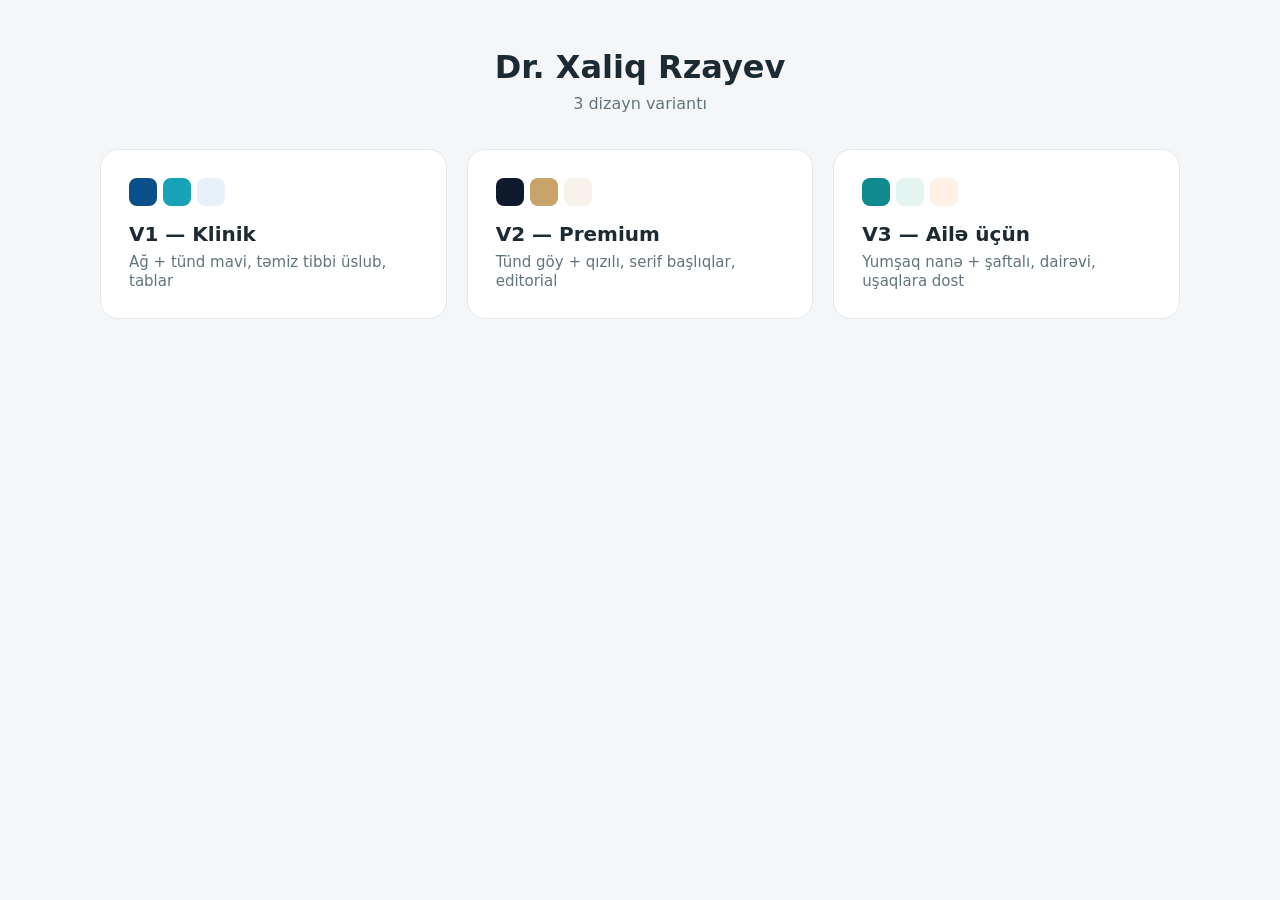
<file: index.html>
<!doctype html>
<html lang="az">
<head>
<meta charset="utf-8">
<meta name="viewport" content="width=device-width, initial-scale=1">
<title>Dizayn variantları — Dr. Xaliq Rzayev</title>
<meta name="robots" content="noindex">
<style>
body{font-family:system-ui,sans-serif;background:#f4f6f8;color:#1c2b33;margin:0;padding:48px 16px}
h1{text-align:center;margin:0 0 8px}
p.s{text-align:center;color:#62747d;margin:0 0 36px}
.g{display:grid;grid-template-columns:repeat(auto-fit,minmax(260px,1fr));gap:20px;max-width:1080px;margin:0 auto}
a{display:block;background:#fff;border-radius:18px;padding:28px;text-decoration:none;color:inherit;border:1px solid #e3e9ef;transition:.2s}
a:hover{transform:translateY(-3px);box-shadow:0 14px 30px rgba(0,0,0,.08)}
.sw{display:flex;gap:6px;margin-bottom:16px}.sw i{width:28px;height:28px;border-radius:8px}
h2{margin:0 0 6px;font-size:20px}span{color:#62747d;font-size:15px}
</style>
</head>
<body>
<h1>Dr. Xaliq Rzayev</h1>
<p class="s">3 dizayn variantı</p>
<div class="g">
<a href="v1/"><div class="sw"><i style="background:#0b4f8a"></i><i style="background:#16a3b8"></i><i style="background:#e8f1fa"></i></div><h2>V1 — Klinik</h2><span>Ağ + tünd mavi, təmiz tibbi üslub, tablar</span></a>
<a href="v2/"><div class="sw"><i style="background:#0e1a2b"></i><i style="background:#c8a46a"></i><i style="background:#f7f3ec"></i></div><h2>V2 — Premium</h2><span>Tünd göy + qızılı, serif başlıqlar, editorial</span></a>
<a href="v3/"><div class="sw"><i style="background:#0f8b8d"></i><i style="background:#e3f4f1"></i><i style="background:#ffefe4"></i></div><h2>V3 — Ailə üçün</h2><span>Yumşaq nanə + şaftalı, dairəvi, uşaqlara dost</span></a>
</div>
</body>
</html>
</file>
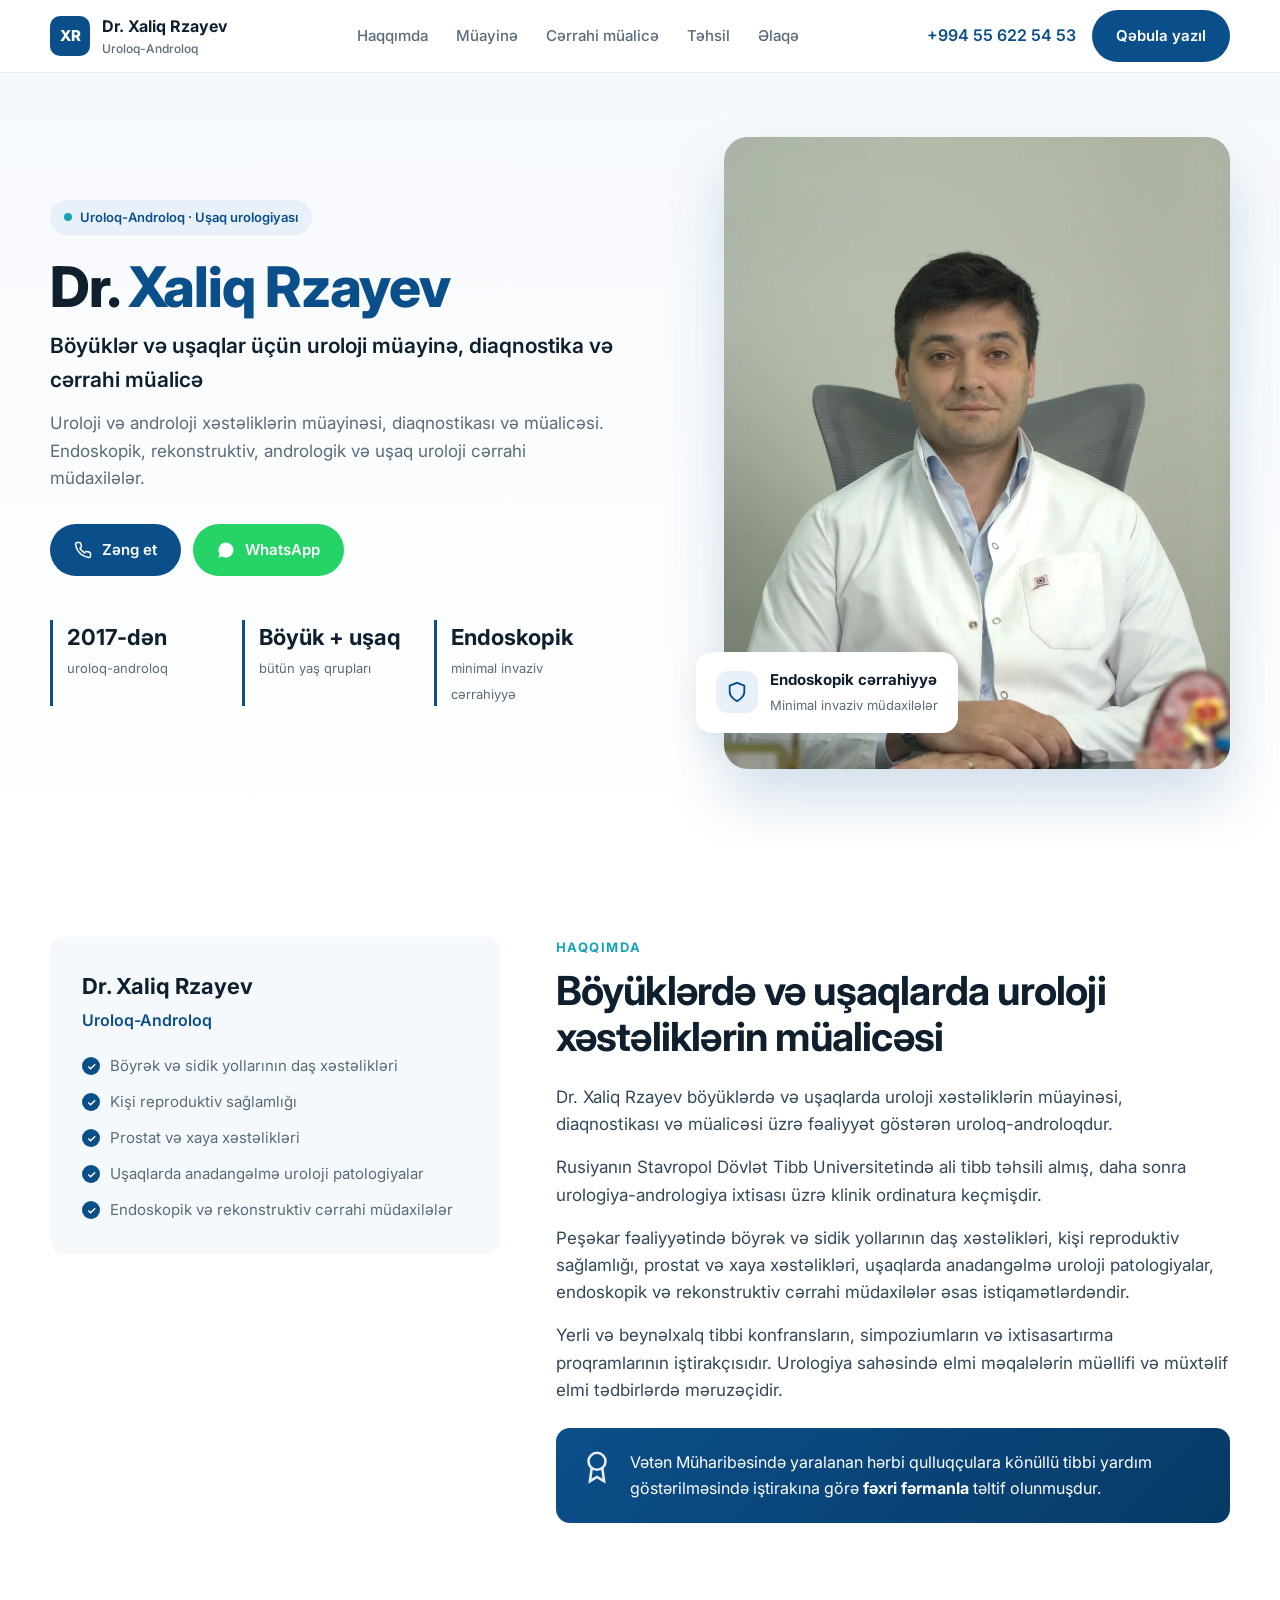
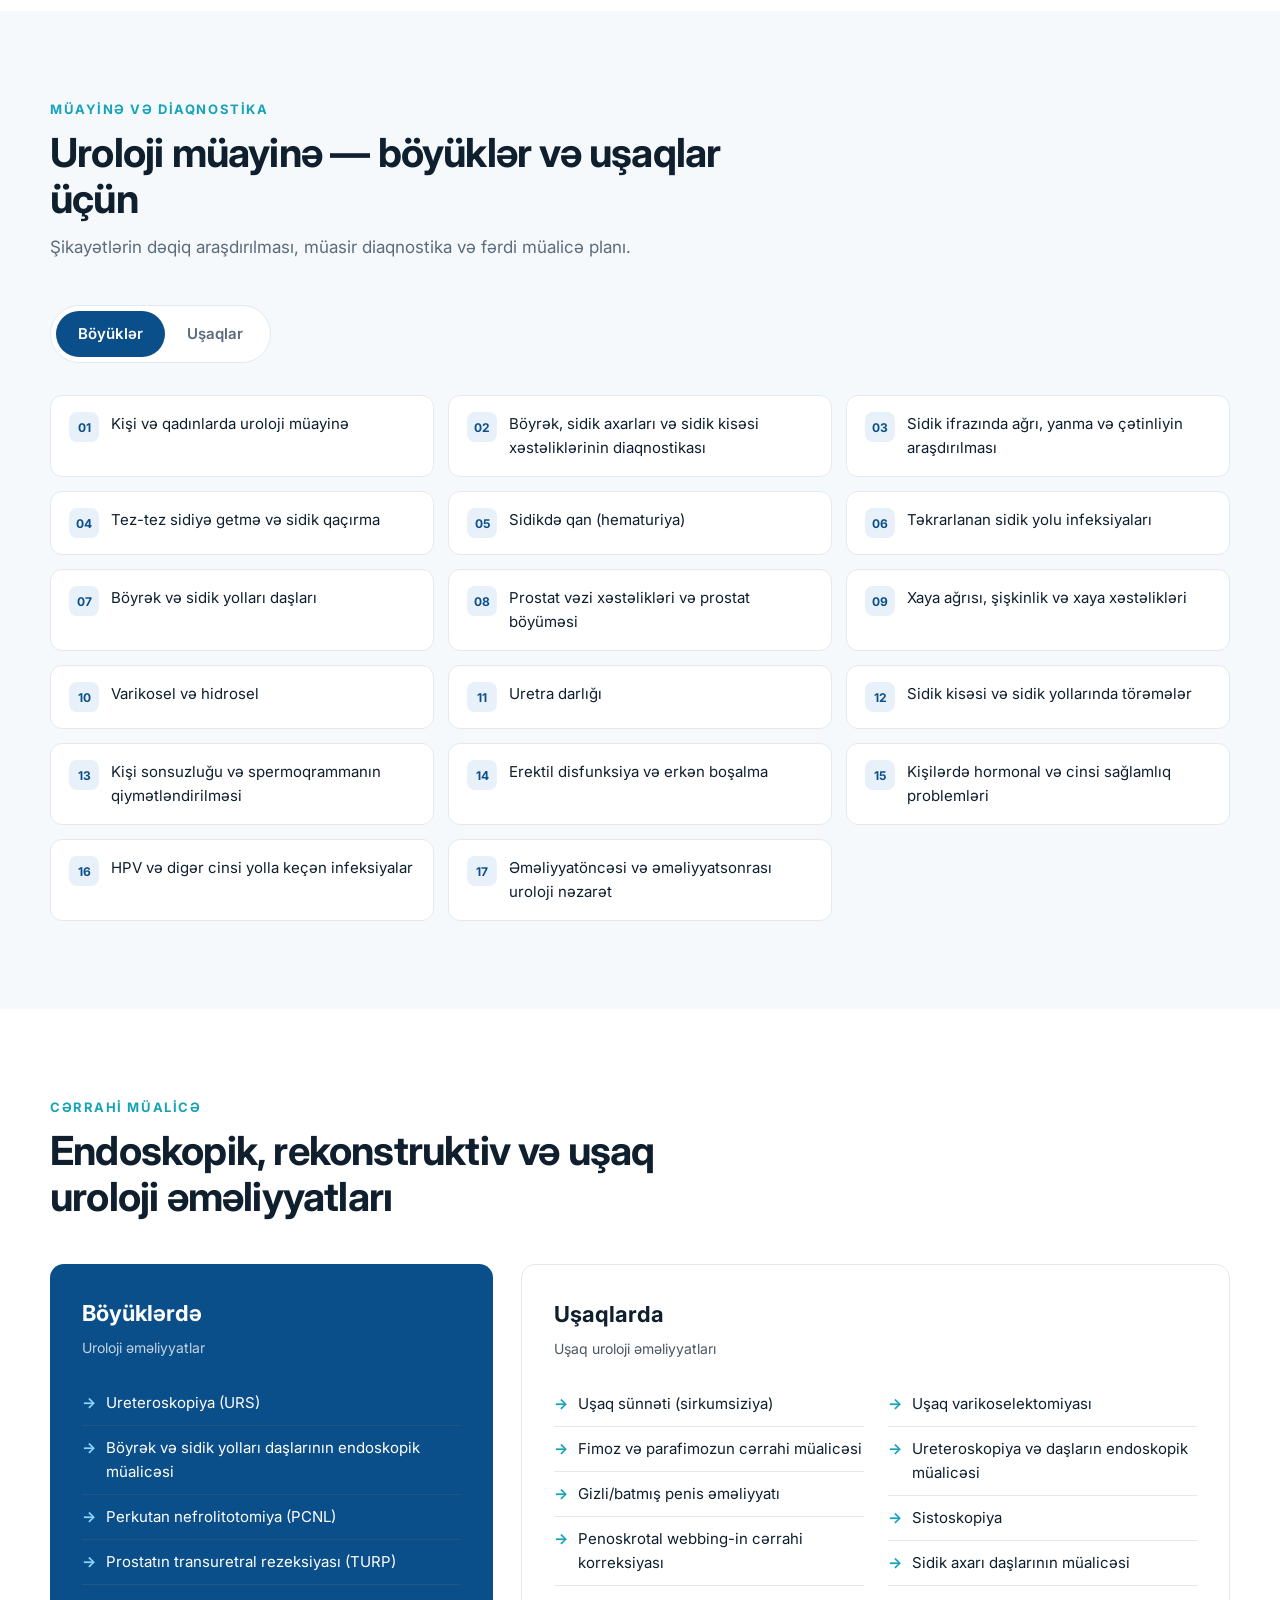
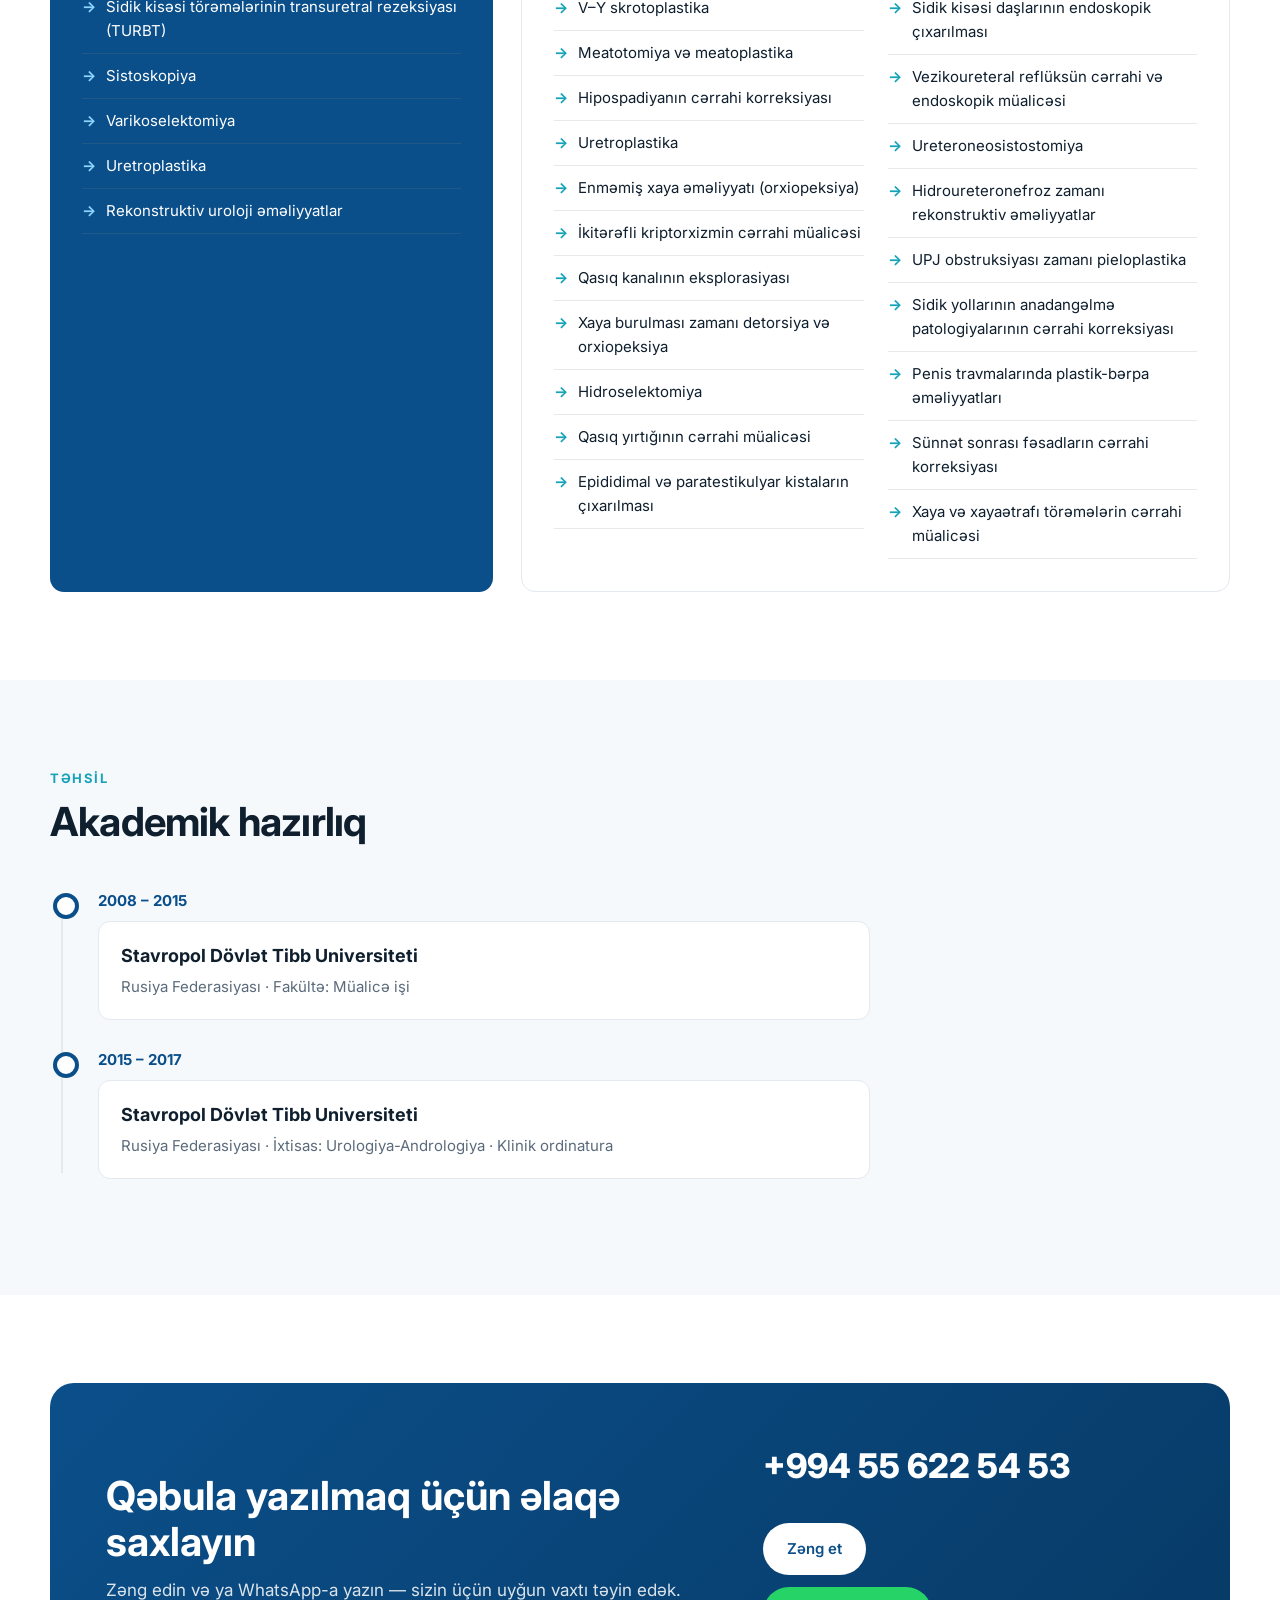
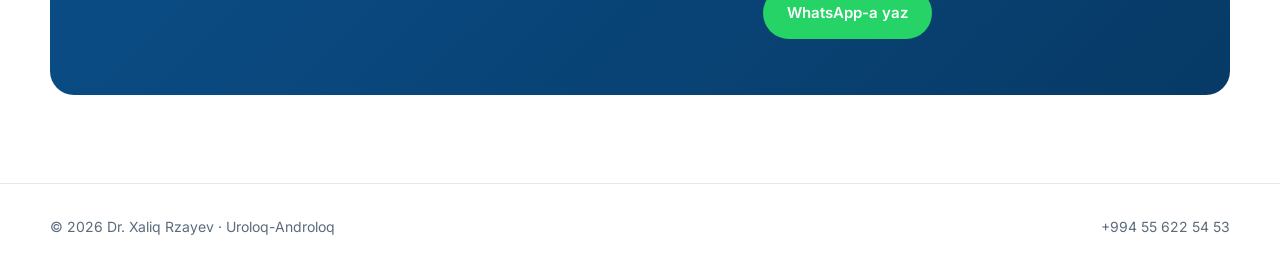
<file: v1/index.html>
<!doctype html>
<html lang="az">
<head>
<meta charset="utf-8">
<meta name="viewport" content="width=device-width, initial-scale=1">
<title>Dr. Xaliq Rzayev — Uroloq-Androloq</title>
<meta name="description" content="Dr. Xaliq Rzayev — böyüklər və uşaqlar üçün uroloji müayinə, diaqnostika və cərrahi müalicə. Endoskopik, rekonstruktiv, andrologik və uşaq uroloji əməliyyatlar.">
<link rel="preconnect" href="https://fonts.googleapis.com">
<link rel="preconnect" href="https://fonts.gstatic.com" crossorigin>
<link href="https://fonts.googleapis.com/css2?family=Inter:wght@400;500;600;700;800&display=swap" rel="stylesheet">
<style>
:root{
  --blue:#0b4f8a; --blue-d:#073a66; --blue-l:#e8f1fa; --accent:#16a3b8;
  --ink:#0f1f2e; --muted:#5b6b7b; --line:#e3e9ef; --bg:#f6f9fc; --white:#fff;
  --radius:14px; --shadow:0 10px 30px rgba(11,79,138,.08);
}
*{box-sizing:border-box;margin:0;padding:0}
html{scroll-behavior:smooth;scroll-padding-top:80px}
body{overflow-x:clip;font-family:Inter,system-ui,sans-serif;color:var(--ink);background:var(--white);line-height:1.6;-webkit-font-smoothing:antialiased}
a{color:inherit;text-decoration:none}
img{max-width:100%;display:block}
.container{width:min(1180px,100% - 32px);margin-inline:auto}
.btn{white-space:nowrap;display:inline-flex;align-items:center;gap:10px;padding:14px 24px;border-radius:999px;font-weight:600;font-size:15px;transition:.2s}
.btn-primary{background:var(--blue);color:#fff}
.btn-primary:hover{background:var(--blue-d)}
.btn-outline{border:1.5px solid var(--blue);color:var(--blue)}
.btn-outline:hover{background:var(--blue-l)}
.btn-wa{background:#25d366;color:#fff}
.btn-wa:hover{background:#1ebe5a}
.btn svg{width:18px;height:18px}

/* header */
header{position:sticky;top:0;z-index:50;background:rgba(255,255,255,.92);backdrop-filter:blur(10px);border-bottom:1px solid var(--line)}
.nav{display:flex;align-items:center;justify-content:space-between;height:72px}
.logo{display:flex;align-items:center;gap:12px;font-weight:700}
.logo-mark{width:40px;height:40px;border-radius:10px;background:var(--blue);color:#fff;display:grid;place-items:center;font-weight:800;font-size:15px}
.logo small{display:block;font-weight:500;font-size:12px;color:var(--muted)}
.menu{display:flex;gap:28px;font-size:15px;font-weight:500;color:var(--muted)}
.menu a:hover{color:var(--blue)}
.nav-cta{display:flex;align-items:center;gap:16px}
.nav-phone{font-weight:600;color:var(--blue)}
.burger{display:none;background:none;border:0;width:40px;height:40px;cursor:pointer}
.burger span{display:block;width:22px;height:2px;background:var(--ink);margin:5px auto;transition:.2s}

/* hero */
.hero{background:linear-gradient(180deg,var(--bg),#fff);padding:64px 0 80px;overflow:hidden}
.hero-grid{display:grid;grid-template-columns:1.1fr .9fr;gap:56px;align-items:center}
.tag{display:inline-flex;align-items:center;gap:8px;background:var(--blue-l);color:var(--blue);font-weight:600;font-size:13px;padding:7px 14px;border-radius:999px;margin-bottom:22px}
.tag::before{content:"";width:8px;height:8px;border-radius:50%;background:var(--accent)}
.hero h1{font-size:clamp(34px,5vw,56px);line-height:1.08;letter-spacing:-.02em;font-weight:800;margin-bottom:12px}
.hero h1 span{color:var(--blue)}
.hero .lead{font-size:clamp(18px,2vw,21px);font-weight:600;color:var(--ink);margin-bottom:14px}
.hero p.desc{color:var(--muted);font-size:17px;max-width:560px;margin-bottom:32px}
.hero-actions{display:flex;flex-wrap:wrap;gap:12px}
.hero-photo{position:relative}
.hero-photo .frame{border-radius:24px;overflow:hidden;box-shadow:0 30px 60px rgba(11,79,138,.18);aspect-ratio:4/5;background:#dfe6ea}
.hero-photo img{width:100%;height:100%;object-fit:cover}
.hero-photo::before{content:"";position:absolute;inset:-24px -24px auto auto;width:180px;height:180px;border-radius:50%;background:var(--blue-l);z-index:-1}
.badge-float{position:absolute;left:-28px;bottom:36px;background:#fff;border-radius:16px;padding:16px 20px;box-shadow:var(--shadow);display:flex;gap:12px;align-items:center}
.badge-float .ic{width:42px;height:42px;border-radius:12px;background:var(--blue-l);display:grid;place-items:center;color:var(--blue)}
.badge-float b{display:block;font-size:15px}
.badge-float small{color:var(--muted);font-size:13px}
.stats{display:grid;grid-template-columns:repeat(3,1fr);gap:16px;margin-top:44px;max-width:560px}
.stat{border-left:3px solid var(--blue);padding-left:14px}
.stat b{font-size:22px;display:block}
.stat small{color:var(--muted);font-size:13px}

/* sections */
section{padding:88px 0}
.sec-head{max-width:720px;margin-bottom:44px}
.eyebrow{color:var(--accent);font-weight:700;font-size:13px;letter-spacing:.12em;text-transform:uppercase;margin-bottom:10px}
.sec-head h2{font-size:clamp(28px,3.6vw,40px);line-height:1.15;letter-spacing:-.02em}
.sec-head p{color:var(--muted);margin-top:12px;font-size:17px}

/* about */
.about-grid{display:grid;grid-template-columns:.8fr 1.2fr;gap:56px;align-items:start}
.about-card{background:var(--bg);border-radius:var(--radius);padding:32px}
.about-card h3{font-size:22px;margin-bottom:4px}
.about-card .role{color:var(--blue);font-weight:600;margin-bottom:20px}
.about-card ul{list-style:none;display:grid;gap:12px}
.about-card li{display:flex;gap:10px;font-size:15px;color:var(--muted)}
.about-card li::before{content:"";flex:none;width:18px;height:18px;margin-top:3px;border-radius:50%;background:var(--blue) url("data:image/svg+xml,%3Csvg xmlns='http://www.w3.org/2000/svg' viewBox='0 0 24 24' fill='none' stroke='white' stroke-width='3'%3E%3Cpath d='M5 12l5 5L20 7'/%3E%3C/svg%3E") center/11px no-repeat}
.about-text p{color:#33475b;margin-bottom:16px;font-size:17px}
.award{display:flex;gap:16px;align-items:flex-start;background:linear-gradient(135deg,var(--blue),var(--blue-d));color:#fff;border-radius:var(--radius);padding:22px 24px;margin-top:24px}
.award svg{flex:none;width:34px;height:34px;opacity:.9}

/* tabs + lists */
.bg-soft{background:var(--bg)}
.tabs{display:inline-flex;background:#fff;border:1px solid var(--line);border-radius:999px;padding:5px;margin-bottom:32px}
.tab{border:0;background:none;padding:11px 22px;border-radius:999px;font:inherit;font-weight:600;color:var(--muted);cursor:pointer;font-size:15px}
.tab.active{background:var(--blue);color:#fff}
.panel{display:none}
.panel.active{display:block}
.grid-list{display:grid;grid-template-columns:repeat(3,1fr);gap:14px}
.item{background:#fff;border:1px solid var(--line);border-radius:12px;padding:16px 18px;display:flex;gap:12px;align-items:flex-start;font-size:15px;transition:.2s}
.item:hover{border-color:var(--blue);box-shadow:var(--shadow);transform:translateY(-2px)}
.item .dot{flex:none;width:30px;height:30px;border-radius:8px;background:var(--blue-l);color:var(--blue);display:grid;place-items:center;font-size:12px;font-weight:700}

/* surgery */
.surg-grid{display:grid;grid-template-columns:1fr 1.6fr;gap:28px}
.surg-card{border-radius:var(--radius);padding:32px;border:1px solid var(--line)}
.surg-card.dark{background:var(--blue);color:#fff;border:0}
.surg-card h3{font-size:22px;margin-bottom:6px}
.surg-card .sub{font-size:14px;opacity:.75;margin-bottom:22px}
.surg-card ul{list-style:none;columns:1;gap:24px}
.surg-card.wide ul{columns:2}
.surg-card li{padding:10px 0;border-bottom:1px solid rgba(127,127,127,.18);font-size:15px;break-inside:avoid;display:flex;gap:10px}
.surg-card li::before{content:"→";color:var(--accent);font-weight:700}
.surg-card.dark li::before{color:#8fd3ff}

/* education */
.timeline{position:relative;max-width:820px}
.timeline::before{content:"";position:absolute;left:11px;top:6px;bottom:6px;width:2px;background:var(--line)}
.tl{position:relative;padding-left:48px;margin-bottom:28px}
.tl::before{content:"";position:absolute;left:3px;top:4px;width:18px;height:18px;border-radius:50%;background:#fff;border:4px solid var(--blue)}
.tl .yr{font-weight:700;color:var(--blue);font-size:15px}
.tl .box{background:#fff;border:1px solid var(--line);border-radius:12px;padding:20px 22px;margin-top:8px}
.tl h4{font-size:18px;margin-bottom:4px}
.tl p{color:var(--muted);font-size:15px}

/* contact */
.contact{background:linear-gradient(135deg,var(--blue),var(--blue-d));color:#fff;border-radius:24px;padding:56px;display:grid;grid-template-columns:1.2fr .8fr;gap:40px;align-items:center}
.contact h2{font-size:clamp(28px,3.6vw,40px);line-height:1.15;margin-bottom:12px}
.contact p{opacity:.85;font-size:17px}
.contact .phone-big{font-size:clamp(26px,3vw,34px);font-weight:800;display:block;margin-bottom:18px}
.contact .btn-light{background:#fff;color:var(--blue)}
.contact-actions{display:flex;flex-direction:column;gap:12px;align-items:flex-start}

footer{padding:32px 0;color:var(--muted);font-size:14px;border-top:1px solid var(--line);margin-top:88px}
footer .container{display:flex;justify-content:space-between;flex-wrap:wrap;gap:12px}

/* mobile call bar */
.callbar{display:none}

@media (max-width:980px){
  .menu{display:none;position:absolute;top:72px;left:0;right:0;background:#fff;flex-direction:column;gap:0;border-bottom:1px solid var(--line);padding:8px 16px 16px}
  .menu.open{display:flex}
  .menu a{padding:12px 0;border-bottom:1px solid var(--line)}
  .burger{display:block}
  .nav-phone{display:none}
  .hero-grid,.about-grid,.surg-grid,.contact{grid-template-columns:1fr}
  .hero-photo{max-width:440px;margin-inline:auto}
  .grid-list{grid-template-columns:repeat(2,1fr)}
  .surg-card.wide ul{columns:1}
}
@media (max-width:620px){
  section{padding:64px 0}
  .hero{padding:40px 0 56px}
  .grid-list{grid-template-columns:1fr}
  .badge-float{left:12px;bottom:12px}
  .contact{padding:32px 22px;border-radius:18px}
  .tabs{display:flex}
  .tab{flex:1;padding:11px 10px}
  .nav-cta .btn{display:none}
  .callbar{display:grid;grid-template-columns:1fr 1fr;gap:8px;position:fixed;left:0;right:0;bottom:0;padding:10px 12px;background:#fff;border-top:1px solid var(--line);z-index:60}
  .callbar .btn{justify-content:center;padding:12px}
  body{padding-bottom:72px}
}
</style>
</head>
<body>

<header>
  <div class="container nav">
    <a href="#" class="logo"><span class="logo-mark">XR</span><span>Dr. Xaliq Rzayev<small>Uroloq-Androloq</small></span></a>
    <nav class="menu" id="menu">
      <a href="#haqqimda">Haqqımda</a>
      <a href="#diaqnostika">Müayinə</a>
      <a href="#cerrahi">Cərrahi müalicə</a>
      <a href="#tehsil">Təhsil</a>
      <a href="#elaqe">Əlaqə</a>
    </nav>
    <div class="nav-cta">
      <a class="nav-phone" href="tel:+994556225453">+994 55 622 54 53</a>
      <a class="btn btn-primary" href="#elaqe">Qəbula yazıl</a>
      <button class="burger" aria-label="Menyu" onclick="document.getElementById('menu').classList.toggle('open')"><span></span><span></span><span></span></button>
    </div>
  </div>
</header>

<section class="hero">
  <div class="container hero-grid">
    <div>
      <span class="tag">Uroloq-Androloq · Uşaq urologiyası</span>
      <h1>Dr. <span>Xaliq Rzayev</span></h1>
      <p class="lead">Böyüklər və uşaqlar üçün uroloji müayinə, diaqnostika və cərrahi müalicə</p>
      <p class="desc">Uroloji və androloji xəstəliklərin müayinəsi, diaqnostikası və müalicəsi. Endoskopik, rekonstruktiv, andrologik və uşaq uroloji cərrahi müdaxilələr.</p>
      <div class="hero-actions">
        <a class="btn btn-primary" href="tel:+994556225453"><svg viewBox="0 0 24 24" fill="none" stroke="currentColor" stroke-width="2"><path d="M22 16.9v3a2 2 0 0 1-2.2 2 19.8 19.8 0 0 1-8.6-3.1 19.5 19.5 0 0 1-6-6A19.8 19.8 0 0 1 2.1 4.2 2 2 0 0 1 4.1 2h3a2 2 0 0 1 2 1.7c.1.9.4 1.8.7 2.7a2 2 0 0 1-.5 2.1L8 9.8a16 16 0 0 0 6 6l1.3-1.3a2 2 0 0 1 2.1-.4c.9.3 1.8.6 2.7.7a2 2 0 0 1 1.7 2z"/></svg>Zəng et</a>
        <a class="btn btn-wa" href="https://wa.me/994556225453" target="_blank" rel="noopener"><svg viewBox="0 0 24 24" fill="currentColor"><path d="M17.5 14.4c-.3-.1-1.8-.9-2-1-.3-.1-.5-.1-.7.1-.2.3-.8 1-.9 1.2-.2.2-.3.2-.6.1-.3-.1-1.3-.5-2.4-1.5-.9-.8-1.5-1.8-1.7-2.1-.2-.3 0-.5.1-.6l.4-.5c.2-.2.2-.3.3-.5.1-.2 0-.4 0-.5l-.9-2.2c-.2-.6-.5-.5-.7-.5h-.6c-.2 0-.5.1-.8.4-.3.3-1 1-1 2.5s1.1 2.9 1.2 3.1c.1.2 2.1 3.2 5.1 4.5 2.5 1 3 .8 3.6.7.6-.1 1.8-.7 2-1.4.2-.7.2-1.3.2-1.4-.1-.2-.3-.3-.6-.4zM12 2a10 10 0 0 0-8.6 15.1L2 22l5-1.3A10 10 0 1 0 12 2z"/></svg>WhatsApp</a>
      </div>
      <div class="stats">
        <div class="stat"><b>2017-dən</b><small>uroloq-androloq</small></div>
        <div class="stat"><b>Böyük + uşaq</b><small>bütün yaş qrupları</small></div>
        <div class="stat"><b>Endoskopik</b><small>minimal invaziv cərrahiyyə</small></div>
      </div>
    </div>
    <div class="hero-photo">
      <div class="frame"><picture><source srcset="../assets/img/doctor-portrait.webp" type="image/webp"><img src="../assets/img/doctor-portrait.jpg" alt="Dr. Xaliq Rzayev — uroloq-androloq" width="960" height="1200"></picture></div>
      <div class="badge-float"><span class="ic"><svg width="22" height="22" viewBox="0 0 24 24" fill="none" stroke="currentColor" stroke-width="2"><path d="M12 22s8-4 8-10V5l-8-3-8 3v7c0 6 8 10 8 10z"/></svg></span><span><b>Endoskopik cərrahiyyə</b><small>Minimal invaziv müdaxilələr</small></span></div>
    </div>
  </div>
</section>

<section id="haqqimda">
  <div class="container about-grid">
    <div class="about-card">
      <h3>Dr. Xaliq Rzayev</h3>
      <div class="role">Uroloq-Androloq</div>
      <ul>
        <li>Böyrək və sidik yollarının daş xəstəlikləri</li>
        <li>Kişi reproduktiv sağlamlığı</li>
        <li>Prostat və xaya xəstəlikləri</li>
        <li>Uşaqlarda anadangəlmə uroloji patologiyalar</li>
        <li>Endoskopik və rekonstruktiv cərrahi müdaxilələr</li>
      </ul>
    </div>
    <div>
      <div class="sec-head" style="margin-bottom:24px"><div class="eyebrow">Haqqımda</div><h2>Böyüklərdə və uşaqlarda uroloji xəstəliklərin müalicəsi</h2></div>
      <div class="about-text">
        <p>Dr. Xaliq Rzayev böyüklərdə və uşaqlarda uroloji xəstəliklərin müayinəsi, diaqnostikası və müalicəsi üzrə fəaliyyət göstərən uroloq-androloqdur.</p>
        <p>Rusiyanın Stavropol Dövlət Tibb Universitetində ali tibb təhsili almış, daha sonra urologiya-andrologiya ixtisası üzrə klinik ordinatura keçmişdir.</p>
        <p>Peşəkar fəaliyyətində böyrək və sidik yollarının daş xəstəlikləri, kişi reproduktiv sağlamlığı, prostat və xaya xəstəlikləri, uşaqlarda anadangəlmə uroloji patologiyalar, endoskopik və rekonstruktiv cərrahi müdaxilələr əsas istiqamətlərdəndir.</p>
        <p>Yerli və beynəlxalq tibbi konfransların, simpoziumların və ixtisasartırma proqramlarının iştirakçısıdır. Urologiya sahəsində elmi məqalələrin müəllifi və müxtəlif elmi tədbirlərdə məruzəçidir.</p>
      </div>
      <div class="award">
        <svg viewBox="0 0 24 24" fill="none" stroke="currentColor" stroke-width="1.8"><circle cx="12" cy="8" r="6"/><path d="M8.2 13.2 7 22l5-3 5 3-1.2-8.8"/></svg>
        <div>Vətən Müharibəsində yaralanan hərbi qulluqçulara könüllü tibbi yardım göstərilməsində iştirakına görə <b>fəxri fərmanla</b> təltif olunmuşdur.</div>
      </div>
    </div>
  </div>
</section>

<section id="diaqnostika" class="bg-soft">
  <div class="container">
    <div class="sec-head"><div class="eyebrow">Müayinə və diaqnostika</div><h2>Uroloji müayinə — böyüklər və uşaqlar üçün</h2><p>Şikayətlərin dəqiq araşdırılması, müasir diaqnostika və fərdi müalicə planı.</p></div>
    <div class="tabs" role="tablist">
      <button class="tab active" data-tab="d-adult">Böyüklər</button>
      <button class="tab" data-tab="d-child">Uşaqlar</button>
    </div>
    <div class="panel active" id="d-adult"><div class="grid-list">
      <div class="item"><span class="dot">01</span>Kişi və qadınlarda uroloji müayinə</div>
      <div class="item"><span class="dot">02</span>Böyrək, sidik axarları və sidik kisəsi xəstəliklərinin diaqnostikası</div>
      <div class="item"><span class="dot">03</span>Sidik ifrazında ağrı, yanma və çətinliyin araşdırılması</div>
      <div class="item"><span class="dot">04</span>Tez-tez sidiyə getmə və sidik qaçırma</div>
      <div class="item"><span class="dot">05</span>Sidikdə qan (hematuriya)</div>
      <div class="item"><span class="dot">06</span>Təkrarlanan sidik yolu infeksiyaları</div>
      <div class="item"><span class="dot">07</span>Böyrək və sidik yolları daşları</div>
      <div class="item"><span class="dot">08</span>Prostat vəzi xəstəlikləri və prostat böyüməsi</div>
      <div class="item"><span class="dot">09</span>Xaya ağrısı, şişkinlik və xaya xəstəlikləri</div>
      <div class="item"><span class="dot">10</span>Varikosel və hidrosel</div>
      <div class="item"><span class="dot">11</span>Uretra darlığı</div>
      <div class="item"><span class="dot">12</span>Sidik kisəsi və sidik yollarında törəmələr</div>
      <div class="item"><span class="dot">13</span>Kişi sonsuzluğu və spermoqrammanın qiymətləndirilməsi</div>
      <div class="item"><span class="dot">14</span>Erektil disfunksiya və erkən boşalma</div>
      <div class="item"><span class="dot">15</span>Kişilərdə hormonal və cinsi sağlamlıq problemləri</div>
      <div class="item"><span class="dot">16</span>HPV və digər cinsi yolla keçən infeksiyalar</div>
      <div class="item"><span class="dot">17</span>Əməliyyatöncəsi və əməliyyatsonrası uroloji nəzarət</div>
    </div></div>
    <div class="panel" id="d-child"><div class="grid-list">
      <div class="item"><span class="dot">01</span>Uşaqlarda ümumi uroloji müayinə</div>
      <div class="item"><span class="dot">02</span>Enməmiş xaya (kriptorxizm)</div>
      <div class="item"><span class="dot">03</span>Xayanın yerində görünməməsi</div>
      <div class="item"><span class="dot">04</span>Xaya ağrısı və xaya burulması şübhəsi</div>
      <div class="item"><span class="dot">05</span>Hidrosel və qasıq yırtığı</div>
      <div class="item"><span class="dot">06</span>Hipospadiya və anadangəlmə genital anomaliyalar</div>
      <div class="item"><span class="dot">07</span>Xarici cinsiyyət orqanlarının inkişaf problemləri</div>
      <div class="item"><span class="dot">08</span>Penis və xayaların inkişafının qiymətləndirilməsi</div>
      <div class="item"><span class="dot">09</span>Fimoz və parafimoz</div>
      <div class="item"><span class="dot">10</span>Sünnətöncəsi müayinə və sünnət sonrası problemlər</div>
      <div class="item"><span class="dot">11</span>Sidik ifrazında ağrı və narahatlıq</div>
      <div class="item"><span class="dot">12</span>Tez-tez sidiyə getmə və sidik qaçırma</div>
      <div class="item"><span class="dot">13</span>Gecə sidik qaçırma (enurez)</div>
      <div class="item"><span class="dot">14</span>Təkrarlanan sidik yolu infeksiyaları</div>
      <div class="item"><span class="dot">15</span>Böyrək və sidik yollarının anadangəlmə xəstəlikləri</div>
      <div class="item"><span class="dot">16</span>Vezikoureteral reflüks və sidik axını pozğunluqları</div>
      <div class="item"><span class="dot">17</span>Uşaqlarda böyrək və sidik yolları daşları</div>
      <div class="item"><span class="dot">18</span>Genital nahiyə travmaları</div>
    </div></div>
  </div>
</section>

<section id="cerrahi">
  <div class="container">
    <div class="sec-head"><div class="eyebrow">Cərrahi müalicə</div><h2>Endoskopik, rekonstruktiv və uşaq uroloji əməliyyatları</h2></div>
    <div class="surg-grid">
      <div class="surg-card dark">
        <h3>Böyüklərdə</h3>
        <div class="sub">Uroloji əməliyyatlar</div>
        <ul>
          <li>Ureteroskopiya (URS)</li>
          <li>Böyrək və sidik yolları daşlarının endoskopik müalicəsi</li>
          <li>Perkutan nefrolitotomiya (PCNL)</li>
          <li>Prostatın transuretral rezeksiyası (TURP)</li>
          <li>Sidik kisəsi törəmələrinin transuretral rezeksiyası (TURBT)</li>
          <li>Sistoskopiya</li>
          <li>Varikoselektomiya</li>
          <li>Uretroplastika</li>
          <li>Rekonstruktiv uroloji əməliyyatlar</li>
        </ul>
      </div>
      <div class="surg-card wide">
        <h3>Uşaqlarda</h3>
        <div class="sub">Uşaq uroloji əməliyyatları</div>
        <ul>
          <li>Uşaq sünnəti (sirkumsiziya)</li>
          <li>Fimoz və parafimozun cərrahi müalicəsi</li>
          <li>Gizli/batmış penis əməliyyatı</li>
          <li>Penoskrotal webbing-in cərrahi korreksiyası</li>
          <li>V–Y skrotoplastika</li>
          <li>Meatotomiya və meatoplastika</li>
          <li>Hipospadiyanın cərrahi korreksiyası</li>
          <li>Uretroplastika</li>
          <li>Enməmiş xaya əməliyyatı (orxiopeksiya)</li>
          <li>İkitərəfli kriptorxizmin cərrahi müalicəsi</li>
          <li>Qasıq kanalının eksplorasiyası</li>
          <li>Xaya burulması zamanı detorsiya və orxiopeksiya</li>
          <li>Hidroselektomiya</li>
          <li>Qasıq yırtığının cərrahi müalicəsi</li>
          <li>Epididimal və paratestikulyar kistaların çıxarılması</li>
          <li>Uşaq varikoselektomiyası</li>
          <li>Ureteroskopiya və daşların endoskopik müalicəsi</li>
          <li>Sistoskopiya</li>
          <li>Sidik axarı daşlarının müalicəsi</li>
          <li>Sidik kisəsi daşlarının endoskopik çıxarılması</li>
          <li>Vezikoureteral reflüksün cərrahi və endoskopik müalicəsi</li>
          <li>Ureteroneosistostomiya</li>
          <li>Hidroureteronefroz zamanı rekonstruktiv əməliyyatlar</li>
          <li>UPJ obstruksiyası zamanı pieloplastika</li>
          <li>Sidik yollarının anadangəlmə patologiyalarının cərrahi korreksiyası</li>
          <li>Penis travmalarında plastik-bərpa əməliyyatları</li>
          <li>Sünnət sonrası fəsadların cərrahi korreksiyası</li>
          <li>Xaya və xayaətrafı törəmələrin cərrahi müalicəsi</li>
        </ul>
      </div>
    </div>
  </div>
</section>

<section id="tehsil" class="bg-soft">
  <div class="container">
    <div class="sec-head"><div class="eyebrow">Təhsil</div><h2>Akademik hazırlıq</h2></div>
    <div class="timeline">
      <div class="tl"><div class="yr">2008 – 2015</div><div class="box"><h4>Stavropol Dövlət Tibb Universiteti</h4><p>Rusiya Federasiyası · Fakültə: Müalicə işi</p></div></div>
      <div class="tl"><div class="yr">2015 – 2017</div><div class="box"><h4>Stavropol Dövlət Tibb Universiteti</h4><p>Rusiya Federasiyası · İxtisas: Urologiya-Andrologiya · Klinik ordinatura</p></div></div>
    </div>
  </div>
</section>

<section id="elaqe" style="padding-bottom:0">
  <div class="container">
    <div class="contact">
      <div>
        <h2>Qəbula yazılmaq üçün əlaqə saxlayın</h2>
        <p>Zəng edin və ya WhatsApp-a yazın — sizin üçün uyğun vaxtı təyin edək.</p>
      </div>
      <div class="contact-actions">
        <a class="phone-big" href="tel:+994556225453">+994 55 622 54 53</a>
        <a class="btn btn-light" href="tel:+994556225453">Zəng et</a>
        <a class="btn btn-wa" href="https://wa.me/994556225453" target="_blank" rel="noopener">WhatsApp-a yaz</a>
      </div>
    </div>
  </div>
</section>

<footer>
  <div class="container"><span>© 2026 Dr. Xaliq Rzayev · Uroloq-Androloq</span><a href="tel:+994556225453">+994 55 622 54 53</a></div>
</footer>

<div class="callbar">
  <a class="btn btn-primary" href="tel:+994556225453">Zəng et</a>
  <a class="btn btn-wa" href="https://wa.me/994556225453" target="_blank" rel="noopener">WhatsApp</a>
</div>

<script>
document.querySelectorAll('.tab').forEach(function(t){
  t.addEventListener('click',function(){
    var group=t.parentElement;
    group.querySelectorAll('.tab').forEach(function(x){x.classList.remove('active')});
    t.classList.add('active');
    var sec=group.parentElement;
    sec.querySelectorAll('.panel').forEach(function(p){p.classList.toggle('active',p.id===t.dataset.tab)});
  });
});
document.querySelectorAll('#menu a').forEach(function(a){a.addEventListener('click',function(){document.getElementById('menu').classList.remove('open')})});
</script>
</body>
</html>
</file>
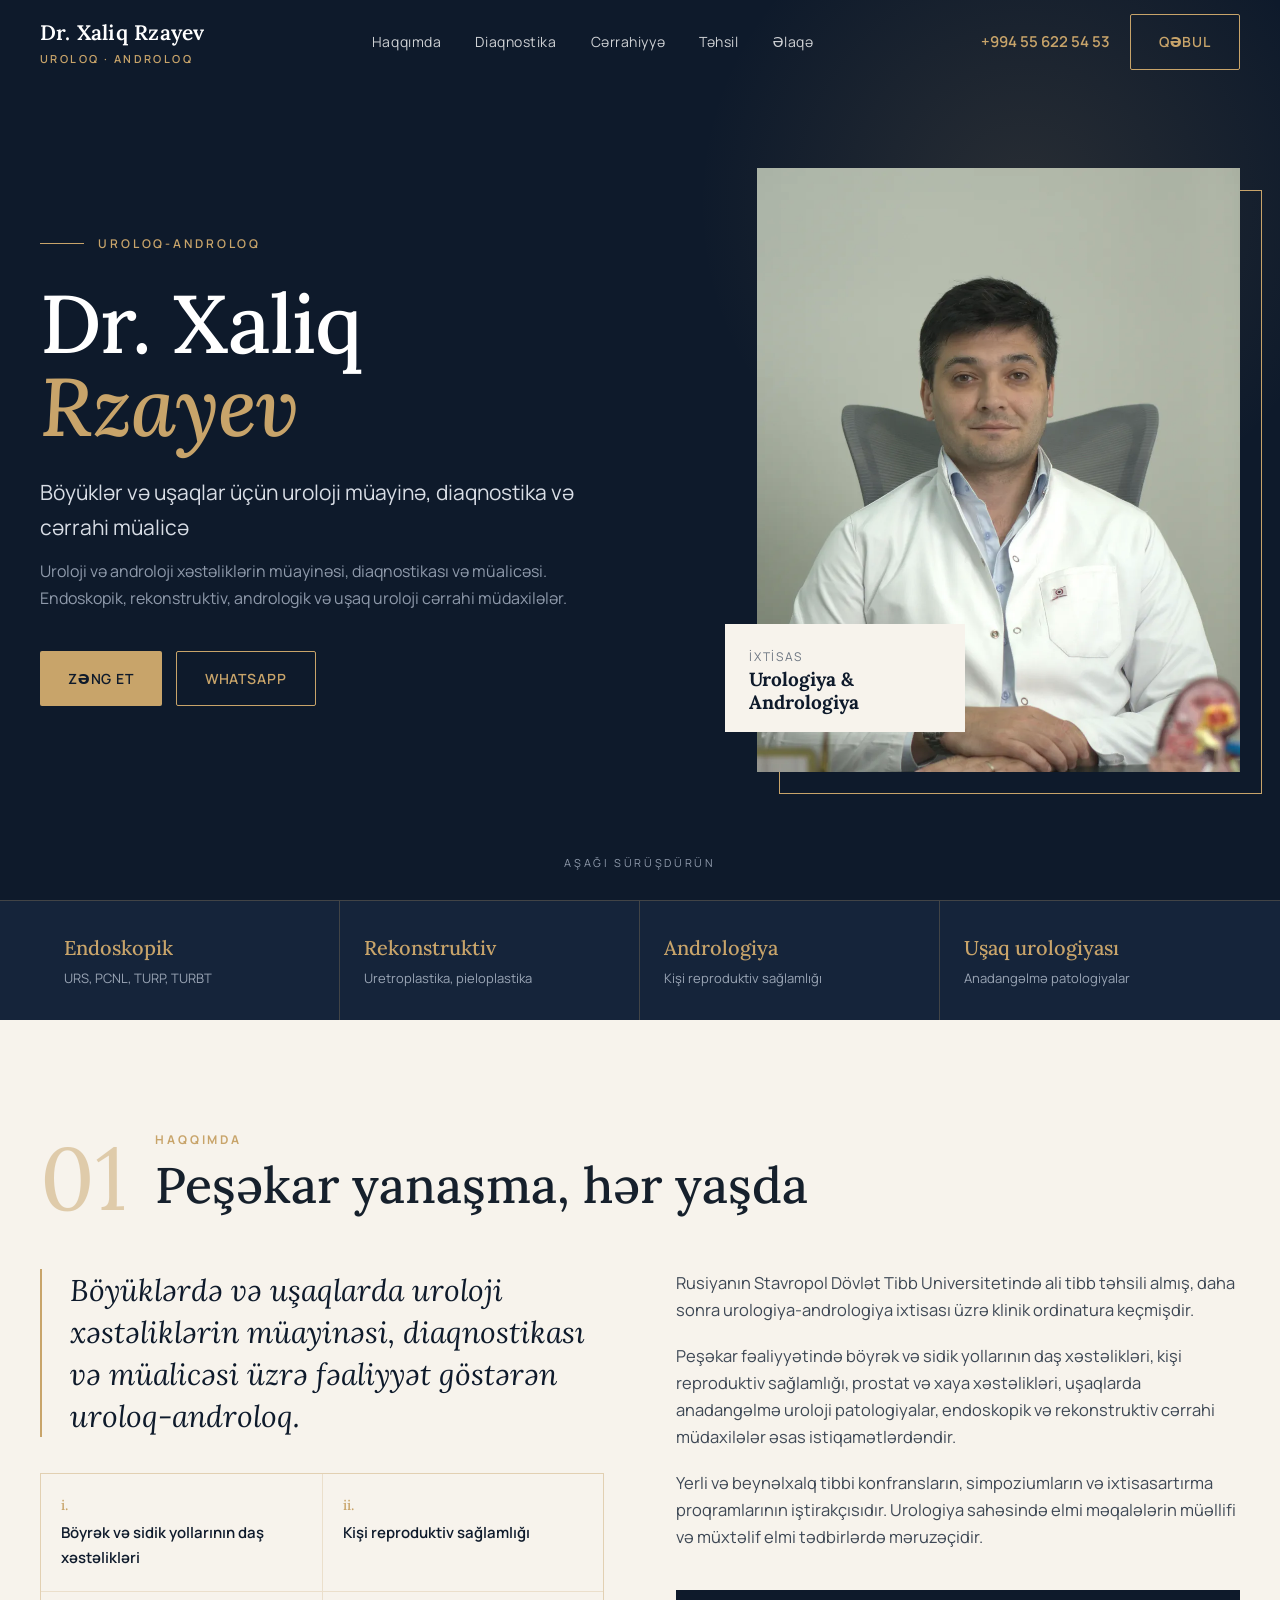
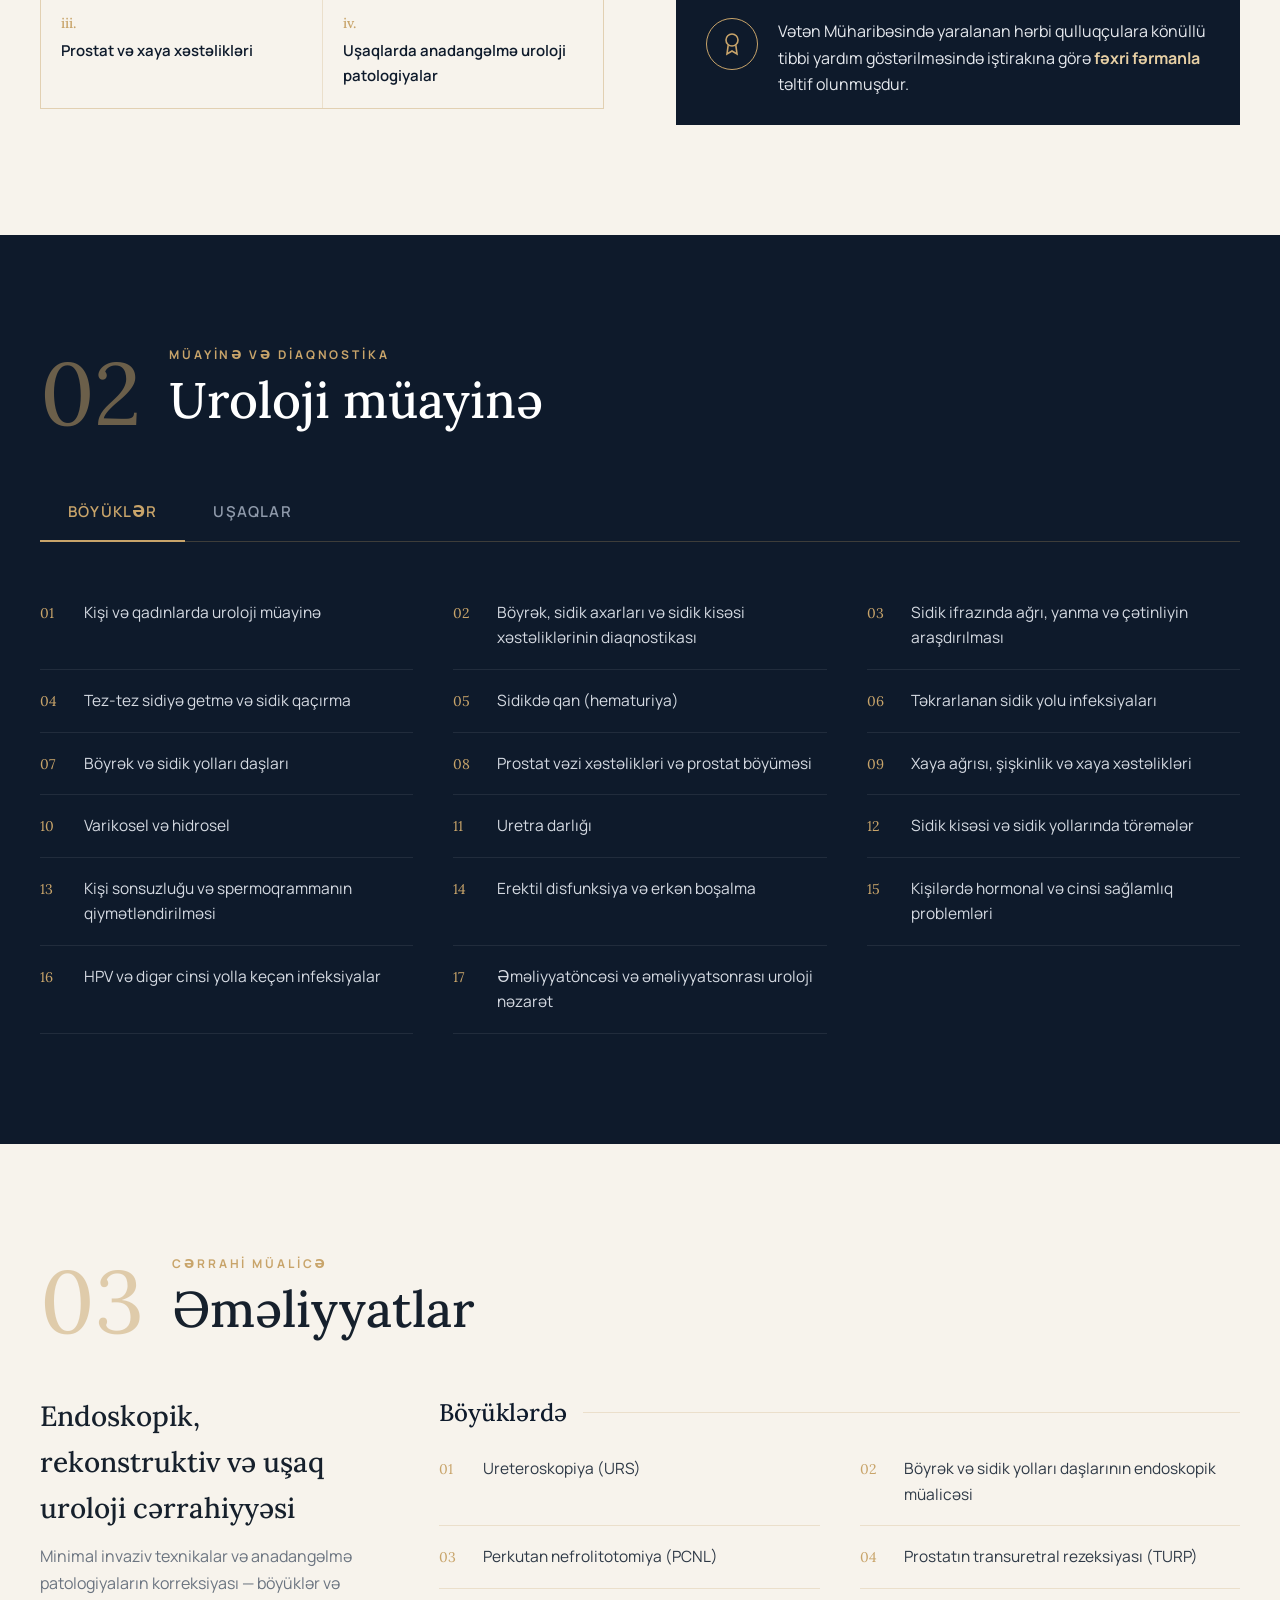
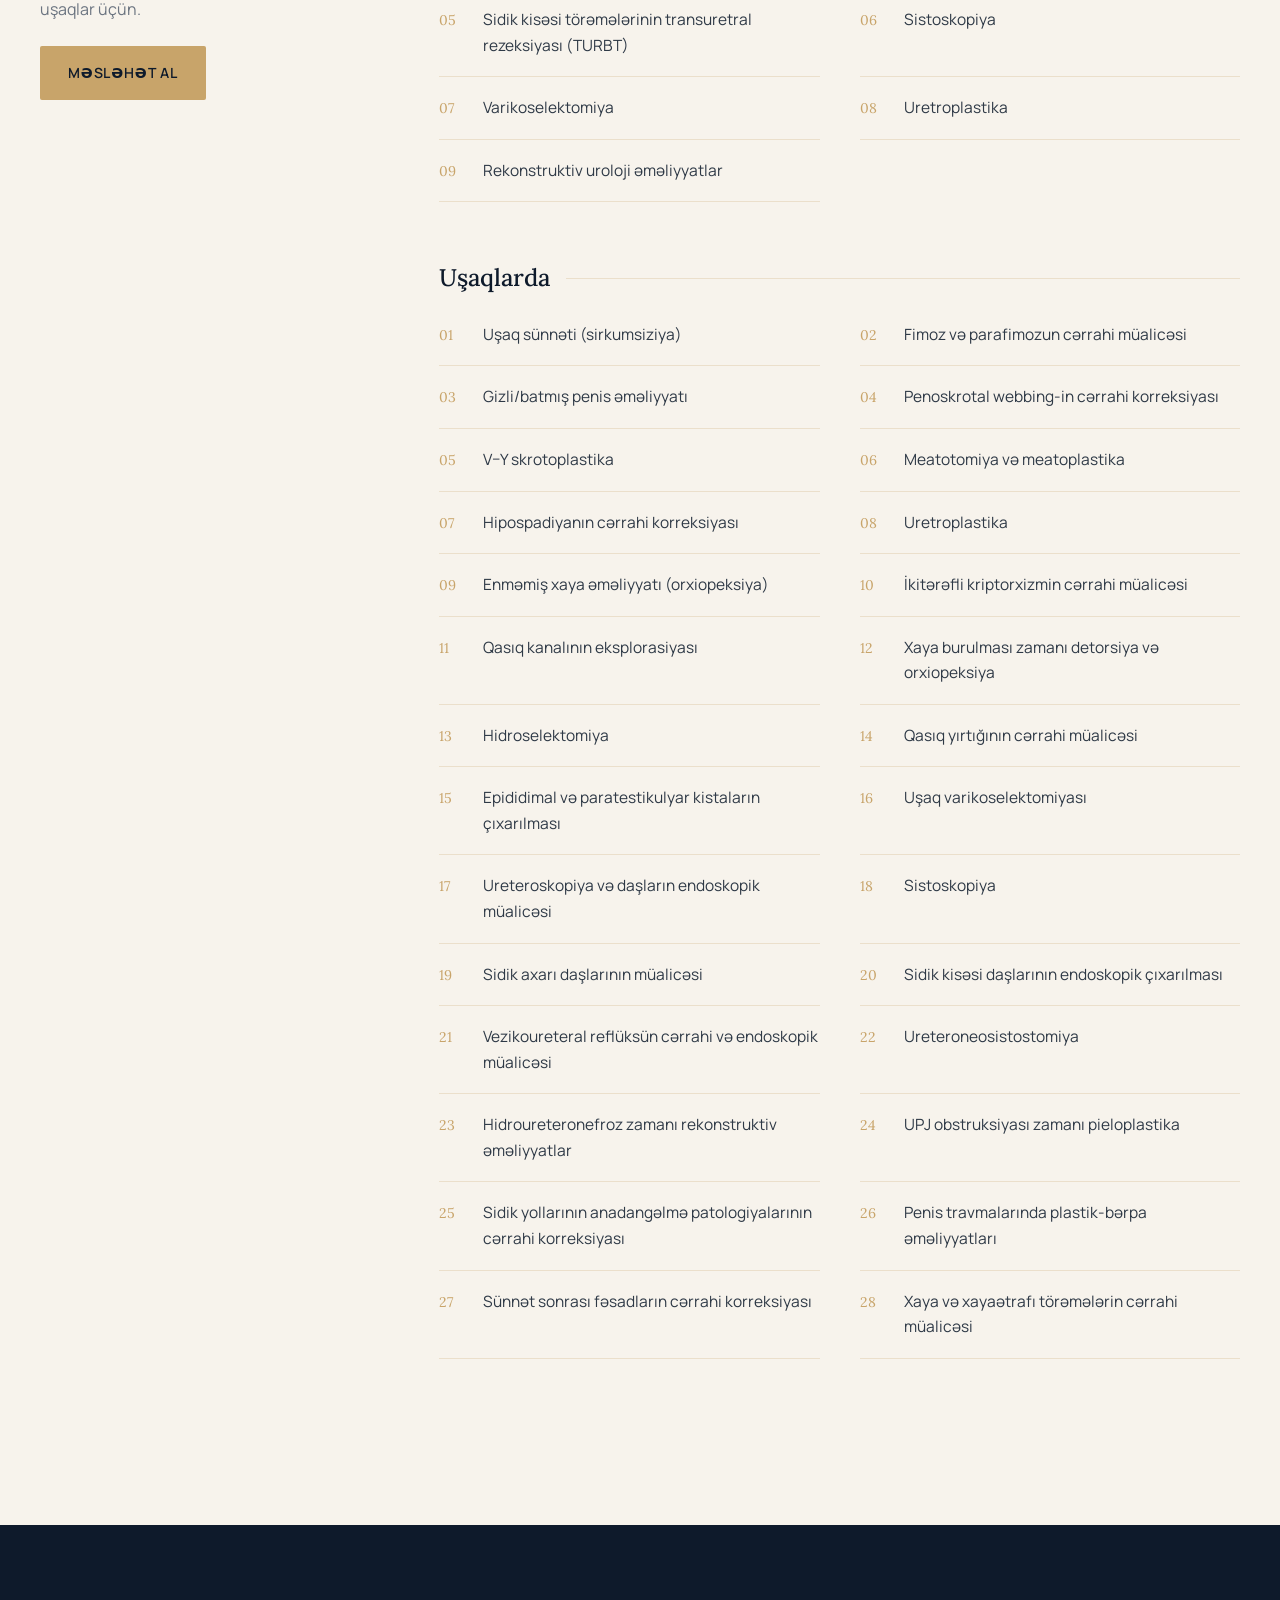
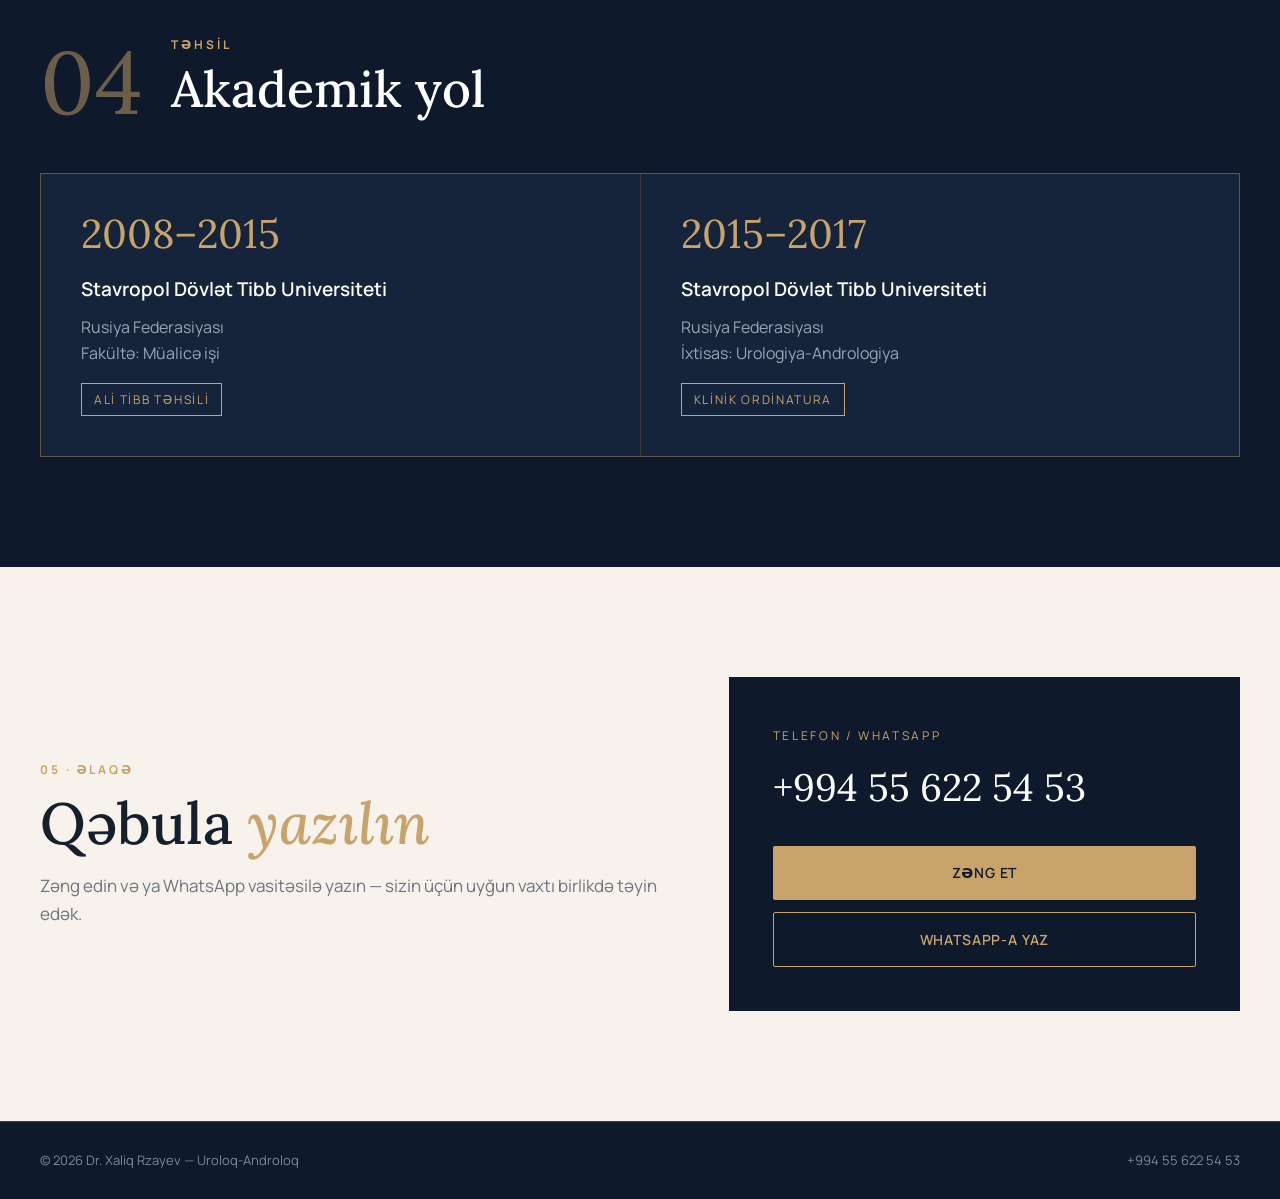
<file: v2/index.html>
<!doctype html>
<html lang="az">
<head>
<meta charset="utf-8">
<meta name="viewport" content="width=device-width, initial-scale=1">
<title>Dr. Xaliq Rzayev — Uroloq-Androloq</title>
<meta name="description" content="Dr. Xaliq Rzayev — böyüklər və uşaqlar üçün uroloji müayinə, diaqnostika və cərrahi müalicə.">
<link rel="preconnect" href="https://fonts.googleapis.com">
<link rel="preconnect" href="https://fonts.gstatic.com" crossorigin>
<link href="https://fonts.googleapis.com/css2?family=Lora:ital,wght@0,500;0,600;0,700;1,500&family=Manrope:wght@400;500;600;700&display=swap" rel="stylesheet">
<style>
:root{
  --navy:#0e1a2b; --navy-2:#15243a; --navy-3:#1d3150; --gold:#c8a46a; --gold-l:#e6cfa4;
  --cream:#f7f3ec; --ink:#16202c; --muted:#6b7480; --line:rgba(200,164,106,.25);
}
*{box-sizing:border-box;margin:0;padding:0}
html{scroll-behavior:smooth;scroll-padding-top:84px}
body{overflow-x:clip;font-family:Manrope,system-ui,sans-serif;color:var(--ink);background:var(--cream);line-height:1.65;-webkit-font-smoothing:antialiased}
a{color:inherit;text-decoration:none}
img{max-width:100%;display:block}
.serif{font-family:Lora,Georgia,serif}
.container{width:min(1200px,100% - 32px);margin-inline:auto}
.btn{white-space:nowrap;display:inline-flex;align-items:center;justify-content:center;gap:10px;padding:15px 28px;font-weight:600;font-size:14px;letter-spacing:.06em;text-transform:uppercase;transition:.25s;border-radius:2px}
.btn-gold{background:var(--gold);color:var(--navy)}
.btn-gold:hover{background:var(--gold-l)}
.btn-ghost{border:1px solid var(--gold);color:var(--gold)}
.btn-ghost:hover{background:var(--gold);color:var(--navy)}

/* header */
header{position:fixed;top:0;left:0;right:0;z-index:50;transition:.3s}
header.scrolled{background:rgba(14,26,43,.96);backdrop-filter:blur(8px);box-shadow:0 1px 0 var(--line)}
.nav{display:flex;align-items:center;justify-content:space-between;height:84px;color:#fff}
.brand{font-family:Lora,serif;font-size:21px;font-weight:600;letter-spacing:.01em}
.brand small{display:block;font-family:Manrope;font-size:11px;letter-spacing:.22em;text-transform:uppercase;color:var(--gold);font-weight:600}
.menu{display:flex;gap:34px;font-size:14px;letter-spacing:.04em}
.menu a{opacity:.8;transition:.2s}
.menu a:hover{opacity:1;color:var(--gold)}
.nav-right{display:flex;align-items:center;gap:20px}
.nav-phone{font-weight:600;font-size:15px;color:var(--gold)}
.burger{display:none;background:none;border:0;cursor:pointer;width:40px;height:40px}
.burger span{display:block;width:24px;height:1.5px;background:#fff;margin:6px auto}

/* hero */
.hero{background:var(--navy);color:#fff;position:relative;overflow:hidden;min-height:min(100vh,920px);display:flex;align-items:center;padding:120px 0 80px}
.hero::after{content:"";position:absolute;right:-10%;top:-20%;width:60vw;height:60vw;border-radius:50%;background:radial-gradient(circle,rgba(200,164,106,.14),transparent 60%);pointer-events:none}
.hero-grid{display:grid;grid-template-columns:1.15fr .85fr;gap:64px;align-items:center;position:relative;z-index:1}
.kicker{display:flex;align-items:center;gap:14px;color:var(--gold);font-size:12px;letter-spacing:.24em;text-transform:uppercase;font-weight:600;margin-bottom:28px}
.kicker::before{content:"";width:44px;height:1px;background:var(--gold)}
.hero h1{font-family:Lora,serif;font-weight:500;font-size:clamp(42px,6.4vw,84px);line-height:1.02;letter-spacing:-.01em;margin-bottom:26px}
.hero h1 em{color:var(--gold);font-style:italic}
.hero .lead{font-size:clamp(18px,1.8vw,21px);color:#d8dde5;max-width:580px;margin-bottom:14px}
.hero .desc{color:#8f9aab;max-width:560px;margin-bottom:40px}
.hero-actions{display:flex;gap:14px;flex-wrap:wrap}
.portrait{position:relative}
.portrait .img{aspect-ratio:4/5;overflow:hidden;position:relative;z-index:1}
.portrait img{width:100%;height:100%;object-fit:cover;filter:saturate(.92)}
.portrait::before{content:"";position:absolute;inset:22px -22px -22px 22px;border:1px solid var(--gold)}
.portrait .cap{position:absolute;z-index:2;left:-32px;bottom:40px;background:var(--cream);color:var(--navy);padding:18px 24px;max-width:240px}
.portrait .cap b{font-family:Lora,serif;font-size:19px;display:block;line-height:1.2}
.portrait .cap small{color:var(--muted);font-size:12px;letter-spacing:.14em;text-transform:uppercase}
.scroll-hint{position:absolute;left:50%;bottom:28px;transform:translateX(-50%);color:#8f9aab;font-size:11px;letter-spacing:.24em;text-transform:uppercase;z-index:1}

/* strip */
.strip{background:var(--navy-2);color:#fff;border-top:1px solid var(--line)}
.strip .container{display:grid;grid-template-columns:repeat(4,1fr)}
.strip div.cell{padding:30px 24px;border-right:1px solid var(--line)}
.strip div.cell:last-child{border-right:0}
.strip b{font-family:Lora,serif;font-weight:500;font-size:20px;color:var(--gold);display:block}
.strip small{color:#9aa5b5;font-size:13px}

/* sections */
section{padding:110px 0}
.head{display:grid;grid-template-columns:auto 1fr;gap:28px;align-items:end;margin-bottom:56px}
.head .num{font-family:Lora,serif;font-size:88px;line-height:.8;color:var(--gold);opacity:.5}
.head .label{font-size:12px;letter-spacing:.24em;text-transform:uppercase;color:var(--gold);font-weight:700;margin-bottom:8px}
.head h2{font-family:Lora,serif;font-weight:500;font-size:clamp(30px,4vw,50px);line-height:1.1}

/* about */
.about{display:grid;grid-template-columns:1fr 1fr;gap:72px}
.about .quote{font-family:Lora,serif;font-style:italic;font-size:clamp(22px,2.4vw,30px);line-height:1.4;color:var(--navy);border-left:2px solid var(--gold);padding-left:28px}
.about p{color:#3e4855;margin-bottom:18px;font-size:16.5px}
.focus{margin-top:36px;display:grid;grid-template-columns:1fr 1fr;gap:1px;background:var(--line);border:1px solid var(--line)}
.focus div{background:var(--cream);padding:20px;font-size:15px;font-weight:600;color:var(--navy)}
.focus div span{display:block;font-family:Lora,serif;color:var(--gold);font-size:14px;font-weight:500;margin-bottom:4px}
.honor{margin-top:40px;background:var(--navy);color:#e6e9ee;padding:28px 30px;display:flex;gap:20px;align-items:flex-start}
.honor .ic{flex:none;width:52px;height:52px;border:1px solid var(--gold);border-radius:50%;display:grid;place-items:center;color:var(--gold)}
.honor b{color:var(--gold-l)}

/* services (dark) */
.dark{background:var(--navy);color:#fff}
.dark .head h2{color:#fff}
.switch{display:flex;gap:0;border-bottom:1px solid var(--line);margin-bottom:40px}
.switch button{background:none;border:0;color:#8f9aab;font:inherit;font-size:15px;letter-spacing:.08em;text-transform:uppercase;font-weight:600;padding:16px 28px;cursor:pointer;position:relative}
.switch button.active{color:var(--gold)}
.switch button.active::after{content:"";position:absolute;left:0;right:0;bottom:-1px;height:2px;background:var(--gold)}
.pane{display:none}
.pane.active{display:block}
.list{display:grid;grid-template-columns:repeat(3,1fr);column-gap:40px;counter-reset:n}
.list li{list-style:none;counter-increment:n;padding:18px 0;border-bottom:1px solid rgba(255,255,255,.08);display:grid;grid-template-columns:38px 1fr;gap:6px;font-size:15.5px;color:#d5dae2}
.list li::before{content:counter(n,decimal-leading-zero);font-family:Lora,serif;color:var(--gold);font-size:14px;padding-top:2px}
.light .list li{color:#2e3946;border-bottom-color:var(--line)}

/* surgery */
.surg{display:grid;grid-template-columns:.9fr 2.1fr;gap:56px}
.surg aside{position:sticky;top:110px;align-self:start}
.surg aside h3{font-family:Lora,serif;font-weight:500;font-size:28px;margin-bottom:12px}
.surg aside p{color:var(--muted)}
.surg-block{margin-bottom:56px}
.surg-block h4{font-family:Lora,serif;font-weight:500;font-size:24px;color:var(--navy);display:flex;align-items:center;gap:16px;margin-bottom:6px}
.surg-block h4::after{content:"";flex:1;height:1px;background:var(--line)}
.surg-block .list{grid-template-columns:repeat(2,1fr)}

/* education */
.edu{display:grid;grid-template-columns:1fr 1fr;gap:1px;background:var(--line);border:1px solid var(--line)}
.edu .e{background:var(--navy-2);padding:40px}
.edu .yr{font-family:Lora,serif;font-size:40px;color:var(--gold);line-height:1;margin-bottom:20px}
.edu h4{font-size:19px;font-weight:600;color:#fff;margin-bottom:8px}
.edu p{color:#9aa5b5}
.edu .chip{display:inline-block;margin-top:16px;border:1px solid var(--gold);color:var(--gold);font-size:12px;letter-spacing:.14em;text-transform:uppercase;padding:6px 12px}

/* contact */
.contact{display:grid;grid-template-columns:1.1fr .9fr;gap:64px;align-items:center}
.contact h2{font-family:Lora,serif;font-weight:500;font-size:clamp(32px,4.6vw,58px);line-height:1.05;margin-bottom:18px}
.contact h2 em{color:var(--gold)}
.contact p{color:var(--muted);font-size:17px}
.contact-card{background:var(--navy);color:#fff;padding:44px}
.contact-card small{font-size:12px;letter-spacing:.22em;text-transform:uppercase;color:var(--gold)}
.contact-card a.ph{display:block;font-family:Lora,serif;font-size:clamp(28px,3vw,38px);margin:8px 0 28px}
.contact-card .btns{display:grid;gap:12px}

footer{background:var(--navy);color:#7d889a;font-size:13px;padding:28px 0;border-top:1px solid var(--line)}
footer .container{display:flex;justify-content:space-between;flex-wrap:wrap;gap:10px}

.reveal{opacity:0;transform:translateY(24px);transition:opacity .8s ease,transform .8s ease}
.reveal.in{opacity:1;transform:none}

@media (max-width:1000px){
  .menu{display:none;position:absolute;top:84px;left:0;right:0;background:var(--navy);flex-direction:column;gap:0;padding:8px 16px 20px;border-bottom:1px solid var(--line)}
  .menu.open{display:flex}
  .menu a{padding:14px 0;border-bottom:1px solid rgba(255,255,255,.06)}
  .burger{display:block}
  .nav-phone{display:none}
  .hero-grid,.about,.surg,.contact{grid-template-columns:1fr}
  .portrait{max-width:420px;margin:20px auto 0}
  .list{grid-template-columns:repeat(2,1fr)}
  .strip .container{grid-template-columns:repeat(2,1fr)}
  .strip div.cell:nth-child(2){border-right:0}
  .strip div.cell:nth-child(-n+2){border-bottom:1px solid var(--line)}
  .surg aside{position:static}
}
@media (max-width:640px){
  section{padding:72px 0}
  .hero{min-height:auto;padding:110px 0 64px}
  .portrait .cap{left:12px;bottom:12px}
  .portrait::before{inset:14px -10px -14px 14px}
  .list,.surg-block .list{grid-template-columns:1fr}
  .head{grid-template-columns:1fr;gap:6px}
  .head .num{font-size:56px}
  .focus,.edu{grid-template-columns:1fr}
  .edu .e{padding:28px}
  .contact-card{padding:28px}
  .switch button{padding:14px 16px;flex:1;font-size:13px}
  .scroll-hint,.nav-right .btn{display:none}
  .hero-actions .btn{flex:1}
}
@media (prefers-reduced-motion:reduce){.reveal{opacity:1;transform:none;transition:none}}
</style>
</head>
<body>

<header id="hdr">
  <div class="container nav">
    <a href="#" class="brand">Dr. Xaliq Rzayev<small>Uroloq · Androloq</small></a>
    <nav class="menu" id="menu">
      <a href="#haqqimda">Haqqımda</a>
      <a href="#diaqnostika">Diaqnostika</a>
      <a href="#cerrahi">Cərrahiyyə</a>
      <a href="#tehsil">Təhsil</a>
      <a href="#elaqe">Əlaqə</a>
    </nav>
    <div class="nav-right">
      <a class="nav-phone" href="tel:+994556225453">+994 55 622 54 53</a>
      <a class="btn btn-ghost" href="#elaqe">Qəbul</a>
      <button class="burger" aria-label="Menyu" onclick="document.getElementById('menu').classList.toggle('open')"><span></span><span></span><span></span></button>
    </div>
  </div>
</header>

<section class="hero">
  <div class="container hero-grid">
    <div>
      <div class="kicker">Uroloq-Androloq</div>
      <h1>Dr. Xaliq<br><em>Rzayev</em></h1>
      <p class="lead">Böyüklər və uşaqlar üçün uroloji müayinə, diaqnostika və cərrahi müalicə</p>
      <p class="desc">Uroloji və androloji xəstəliklərin müayinəsi, diaqnostikası və müalicəsi. Endoskopik, rekonstruktiv, andrologik və uşaq uroloji cərrahi müdaxilələr.</p>
      <div class="hero-actions">
        <a class="btn btn-gold" href="tel:+994556225453">Zəng et</a>
        <a class="btn btn-ghost" href="https://wa.me/994556225453" target="_blank" rel="noopener">WhatsApp</a>
      </div>
    </div>
    <div class="portrait">
      <div class="img"><picture><source srcset="../assets/img/doctor-portrait.webp" type="image/webp"><img src="../assets/img/doctor-portrait.jpg" alt="Dr. Xaliq Rzayev" width="960" height="1200"></picture></div>
      <div class="cap"><small>İxtisas</small><b>Urologiya &amp; Andrologiya</b></div>
    </div>
  </div>
  <div class="scroll-hint">Aşağı sürüşdürün</div>
</section>

<div class="strip">
  <div class="container">
    <div class="cell"><b>Endoskopik</b><small>URS, PCNL, TURP, TURBT</small></div>
    <div class="cell"><b>Rekonstruktiv</b><small>Uretroplastika, pieloplastika</small></div>
    <div class="cell"><b>Andrologiya</b><small>Kişi reproduktiv sağlamlığı</small></div>
    <div class="cell"><b>Uşaq urologiyası</b><small>Anadangəlmə patologiyalar</small></div>
  </div>
</div>

<section id="haqqimda">
  <div class="container">
    <div class="head reveal"><div class="num">01</div><div><div class="label">Haqqımda</div><h2>Peşəkar yanaşma, hər yaşda</h2></div></div>
    <div class="about">
      <div class="reveal">
        <p class="quote">Böyüklərdə və uşaqlarda uroloji xəstəliklərin müayinəsi, diaqnostikası və müalicəsi üzrə fəaliyyət göstərən uroloq-androloq.</p>
        <div class="focus">
          <div><span>i.</span>Böyrək və sidik yollarının daş xəstəlikləri</div>
          <div><span>ii.</span>Kişi reproduktiv sağlamlığı</div>
          <div><span>iii.</span>Prostat və xaya xəstəlikləri</div>
          <div><span>iv.</span>Uşaqlarda anadangəlmə uroloji patologiyalar</div>
        </div>
      </div>
      <div class="reveal">
        <p>Rusiyanın Stavropol Dövlət Tibb Universitetində ali tibb təhsili almış, daha sonra urologiya-andrologiya ixtisası üzrə klinik ordinatura keçmişdir.</p>
        <p>Peşəkar fəaliyyətində böyrək və sidik yollarının daş xəstəlikləri, kişi reproduktiv sağlamlığı, prostat və xaya xəstəlikləri, uşaqlarda anadangəlmə uroloji patologiyalar, endoskopik və rekonstruktiv cərrahi müdaxilələr əsas istiqamətlərdəndir.</p>
        <p>Yerli və beynəlxalq tibbi konfransların, simpoziumların və ixtisasartırma proqramlarının iştirakçısıdır. Urologiya sahəsində elmi məqalələrin müəllifi və müxtəlif elmi tədbirlərdə məruzəçidir.</p>
        <div class="honor">
          <div class="ic"><svg width="24" height="24" viewBox="0 0 24 24" fill="none" stroke="currentColor" stroke-width="1.6"><circle cx="12" cy="8" r="6"/><path d="M8.2 13.2 7 22l5-3 5 3-1.2-8.8"/></svg></div>
          <div>Vətən Müharibəsində yaralanan hərbi qulluqçulara könüllü tibbi yardım göstərilməsində iştirakına görə <b>fəxri fərmanla</b> təltif olunmuşdur.</div>
        </div>
      </div>
    </div>
  </div>
</section>

<section id="diaqnostika" class="dark">
  <div class="container">
    <div class="head reveal"><div class="num">02</div><div><div class="label">Müayinə və diaqnostika</div><h2>Uroloji müayinə</h2></div></div>
    <div class="switch" data-group="diag">
      <button class="active" data-pane="p-adult">Böyüklər</button>
      <button data-pane="p-child">Uşaqlar</button>
    </div>
    <div class="pane active" id="p-adult"><ul class="list">
      <li>Kişi və qadınlarda uroloji müayinə</li>
      <li>Böyrək, sidik axarları və sidik kisəsi xəstəliklərinin diaqnostikası</li>
      <li>Sidik ifrazında ağrı, yanma və çətinliyin araşdırılması</li>
      <li>Tez-tez sidiyə getmə və sidik qaçırma</li>
      <li>Sidikdə qan (hematuriya)</li>
      <li>Təkrarlanan sidik yolu infeksiyaları</li>
      <li>Böyrək və sidik yolları daşları</li>
      <li>Prostat vəzi xəstəlikləri və prostat böyüməsi</li>
      <li>Xaya ağrısı, şişkinlik və xaya xəstəlikləri</li>
      <li>Varikosel və hidrosel</li>
      <li>Uretra darlığı</li>
      <li>Sidik kisəsi və sidik yollarında törəmələr</li>
      <li>Kişi sonsuzluğu və spermoqrammanın qiymətləndirilməsi</li>
      <li>Erektil disfunksiya və erkən boşalma</li>
      <li>Kişilərdə hormonal və cinsi sağlamlıq problemləri</li>
      <li>HPV və digər cinsi yolla keçən infeksiyalar</li>
      <li>Əməliyyatöncəsi və əməliyyatsonrası uroloji nəzarət</li>
    </ul></div>
    <div class="pane" id="p-child"><ul class="list">
      <li>Uşaqlarda ümumi uroloji müayinə</li>
      <li>Enməmiş xaya (kriptorxizm)</li>
      <li>Xayanın yerində görünməməsi</li>
      <li>Xaya ağrısı və xaya burulması şübhəsi</li>
      <li>Hidrosel və qasıq yırtığı</li>
      <li>Hipospadiya və anadangəlmə genital anomaliyalar</li>
      <li>Xarici cinsiyyət orqanlarının inkişaf problemləri</li>
      <li>Penis və xayaların inkişafının qiymətləndirilməsi</li>
      <li>Fimoz və parafimoz</li>
      <li>Sünnətöncəsi müayinə və sünnət sonrası problemlər</li>
      <li>Sidik ifrazında ağrı və narahatlıq</li>
      <li>Tez-tez sidiyə getmə və sidik qaçırma</li>
      <li>Gecə sidik qaçırma (enurez)</li>
      <li>Təkrarlanan sidik yolu infeksiyaları</li>
      <li>Böyrək və sidik yollarının anadangəlmə xəstəlikləri</li>
      <li>Vezikoureteral reflüks və sidik axını pozğunluqları</li>
      <li>Uşaqlarda böyrək və sidik yolları daşları</li>
      <li>Genital nahiyə travmaları</li>
    </ul></div>
  </div>
</section>

<section id="cerrahi" class="light">
  <div class="container">
    <div class="head reveal"><div class="num">03</div><div><div class="label">Cərrahi müalicə</div><h2>Əməliyyatlar</h2></div></div>
    <div class="surg">
      <aside class="reveal">
        <h3>Endoskopik, rekonstruktiv və uşaq uroloji cərrahiyyəsi</h3>
        <p>Minimal invaziv texnikalar və anadangəlmə patologiyaların korreksiyası — böyüklər və uşaqlar üçün.</p>
        <a class="btn btn-gold" style="margin-top:24px" href="#elaqe">Məsləhət al</a>
      </aside>
      <div>
        <div class="surg-block reveal">
          <h4>Böyüklərdə</h4>
          <ul class="list">
            <li>Ureteroskopiya (URS)</li>
            <li>Böyrək və sidik yolları daşlarının endoskopik müalicəsi</li>
            <li>Perkutan nefrolitotomiya (PCNL)</li>
            <li>Prostatın transuretral rezeksiyası (TURP)</li>
            <li>Sidik kisəsi törəmələrinin transuretral rezeksiyası (TURBT)</li>
            <li>Sistoskopiya</li>
            <li>Varikoselektomiya</li>
            <li>Uretroplastika</li>
            <li>Rekonstruktiv uroloji əməliyyatlar</li>
          </ul>
        </div>
        <div class="surg-block reveal">
          <h4>Uşaqlarda</h4>
          <ul class="list">
            <li>Uşaq sünnəti (sirkumsiziya)</li>
            <li>Fimoz və parafimozun cərrahi müalicəsi</li>
            <li>Gizli/batmış penis əməliyyatı</li>
            <li>Penoskrotal webbing-in cərrahi korreksiyası</li>
            <li>V–Y skrotoplastika</li>
            <li>Meatotomiya və meatoplastika</li>
            <li>Hipospadiyanın cərrahi korreksiyası</li>
            <li>Uretroplastika</li>
            <li>Enməmiş xaya əməliyyatı (orxiopeksiya)</li>
            <li>İkitərəfli kriptorxizmin cərrahi müalicəsi</li>
            <li>Qasıq kanalının eksplorasiyası</li>
            <li>Xaya burulması zamanı detorsiya və orxiopeksiya</li>
            <li>Hidroselektomiya</li>
            <li>Qasıq yırtığının cərrahi müalicəsi</li>
            <li>Epididimal və paratestikulyar kistaların çıxarılması</li>
            <li>Uşaq varikoselektomiyası</li>
            <li>Ureteroskopiya və daşların endoskopik müalicəsi</li>
            <li>Sistoskopiya</li>
            <li>Sidik axarı daşlarının müalicəsi</li>
            <li>Sidik kisəsi daşlarının endoskopik çıxarılması</li>
            <li>Vezikoureteral reflüksün cərrahi və endoskopik müalicəsi</li>
            <li>Ureteroneosistostomiya</li>
            <li>Hidroureteronefroz zamanı rekonstruktiv əməliyyatlar</li>
            <li>UPJ obstruksiyası zamanı pieloplastika</li>
            <li>Sidik yollarının anadangəlmə patologiyalarının cərrahi korreksiyası</li>
            <li>Penis travmalarında plastik-bərpa əməliyyatları</li>
            <li>Sünnət sonrası fəsadların cərrahi korreksiyası</li>
            <li>Xaya və xayaətrafı törəmələrin cərrahi müalicəsi</li>
          </ul>
        </div>
      </div>
    </div>
  </div>
</section>

<section id="tehsil" class="dark">
  <div class="container">
    <div class="head reveal"><div class="num">04</div><div><div class="label">Təhsil</div><h2>Akademik yol</h2></div></div>
    <div class="edu reveal">
      <div class="e"><div class="yr">2008–2015</div><h4>Stavropol Dövlət Tibb Universiteti</h4><p>Rusiya Federasiyası<br>Fakültə: Müalicə işi</p><span class="chip">Ali tibb təhsili</span></div>
      <div class="e"><div class="yr">2015–2017</div><h4>Stavropol Dövlət Tibb Universiteti</h4><p>Rusiya Federasiyası<br>İxtisas: Urologiya-Andrologiya</p><span class="chip">Klinik ordinatura</span></div>
    </div>
  </div>
</section>

<section id="elaqe">
  <div class="container contact">
    <div class="reveal">
      <div class="label" style="font-size:12px;letter-spacing:.24em;text-transform:uppercase;color:var(--gold);font-weight:700;margin-bottom:14px">05 · Əlaqə</div>
      <h2>Qəbula <em>yazılın</em></h2>
      <p>Zəng edin və ya WhatsApp vasitəsilə yazın — sizin üçün uyğun vaxtı birlikdə təyin edək.</p>
    </div>
    <div class="contact-card reveal">
      <small>Telefon / WhatsApp</small>
      <a class="ph" href="tel:+994556225453">+994 55 622 54 53</a>
      <div class="btns">
        <a class="btn btn-gold" href="tel:+994556225453">Zəng et</a>
        <a class="btn btn-ghost" href="https://wa.me/994556225453" target="_blank" rel="noopener">WhatsApp-a yaz</a>
      </div>
    </div>
  </div>
</section>

<footer><div class="container"><span>© 2026 Dr. Xaliq Rzayev — Uroloq-Androloq</span><a href="tel:+994556225453">+994 55 622 54 53</a></div></footer>

<script>
var hdr=document.getElementById('hdr');
function onScroll(){hdr.classList.toggle('scrolled',window.scrollY>40)}
window.addEventListener('scroll',onScroll,{passive:true});onScroll();
document.querySelectorAll('.switch button').forEach(function(b){
  b.addEventListener('click',function(){
    var sw=b.parentElement;
    sw.querySelectorAll('button').forEach(function(x){x.classList.remove('active')});
    b.classList.add('active');
    sw.parentElement.querySelectorAll('.pane').forEach(function(p){p.classList.toggle('active',p.id===b.dataset.pane)});
  });
});
document.querySelectorAll('#menu a').forEach(function(a){a.addEventListener('click',function(){document.getElementById('menu').classList.remove('open')})});
if('IntersectionObserver' in window){
  var io=new IntersectionObserver(function(es){es.forEach(function(e){if(e.isIntersecting){e.target.classList.add('in');io.unobserve(e.target)}})},{threshold:.12});
  document.querySelectorAll('.reveal').forEach(function(el){io.observe(el)});
}else{document.querySelectorAll('.reveal').forEach(function(el){el.classList.add('in')})}
</script>
</body>
</html>
</file>
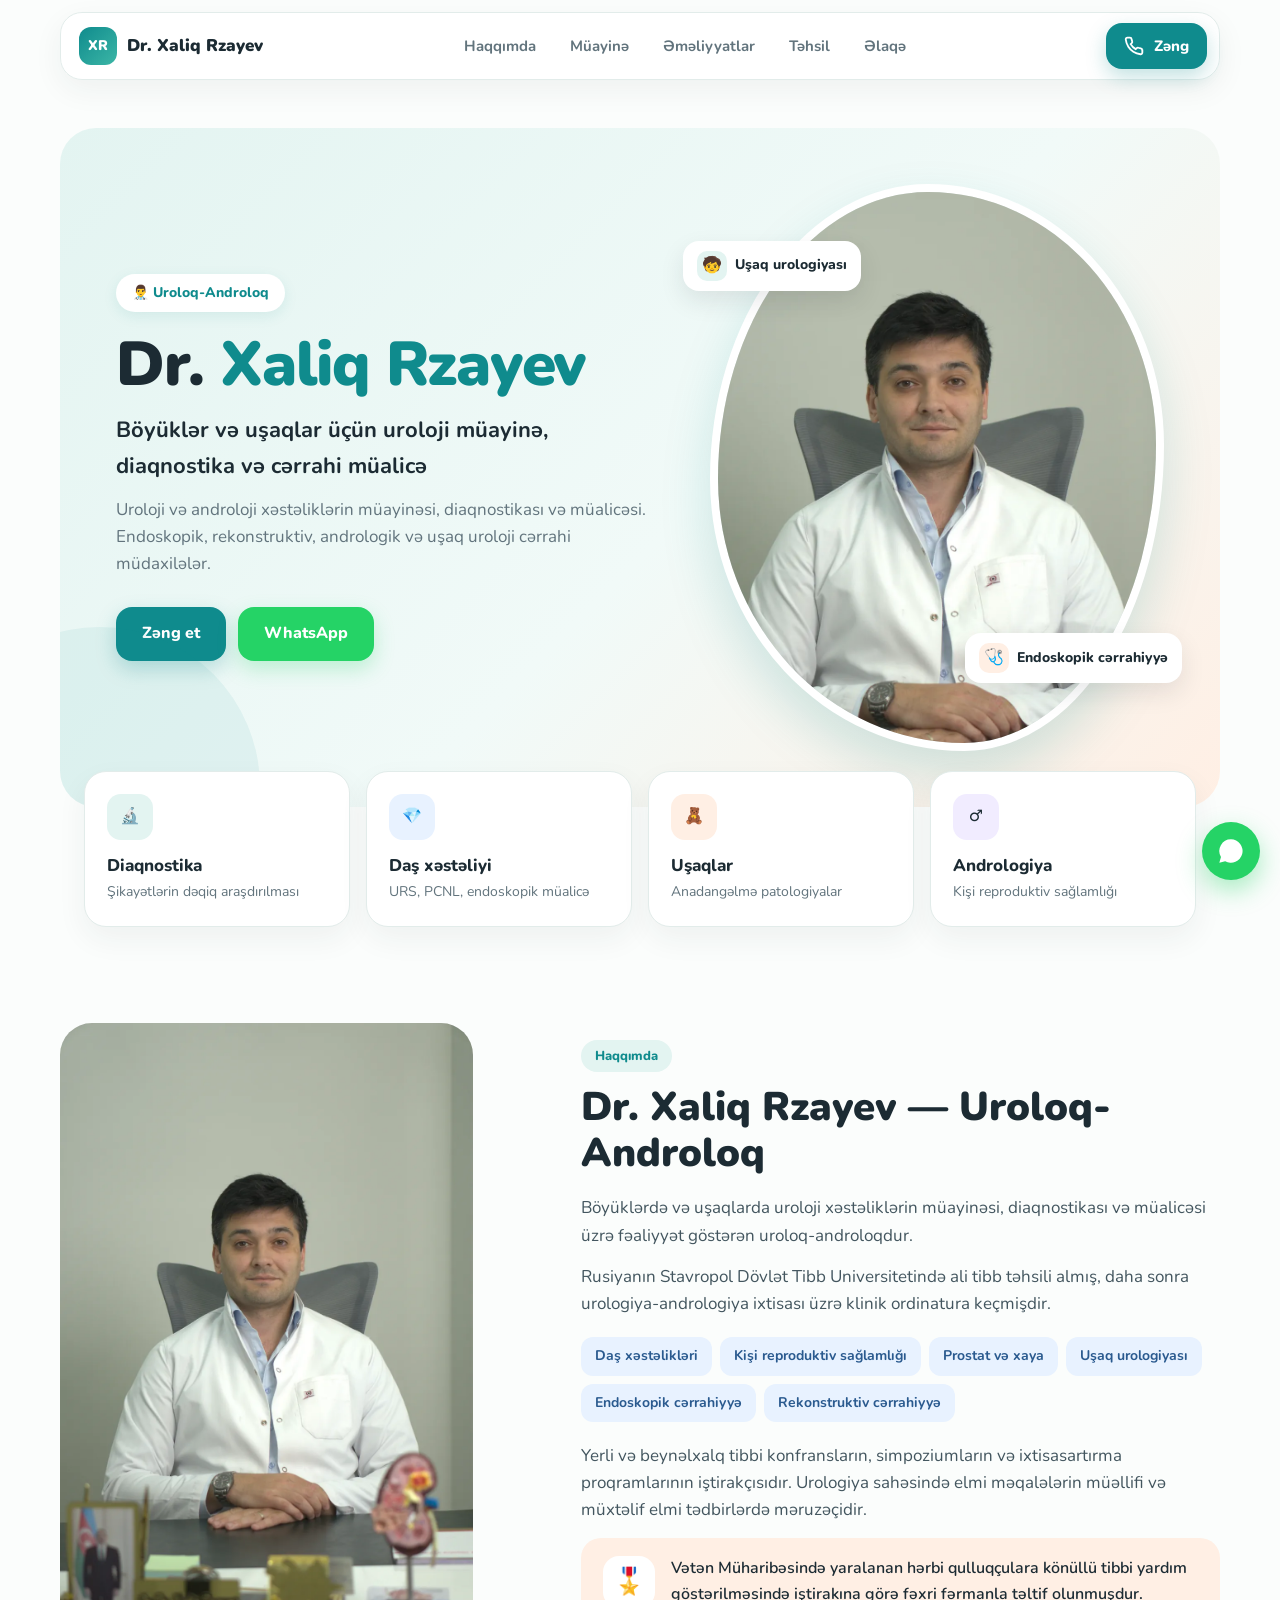
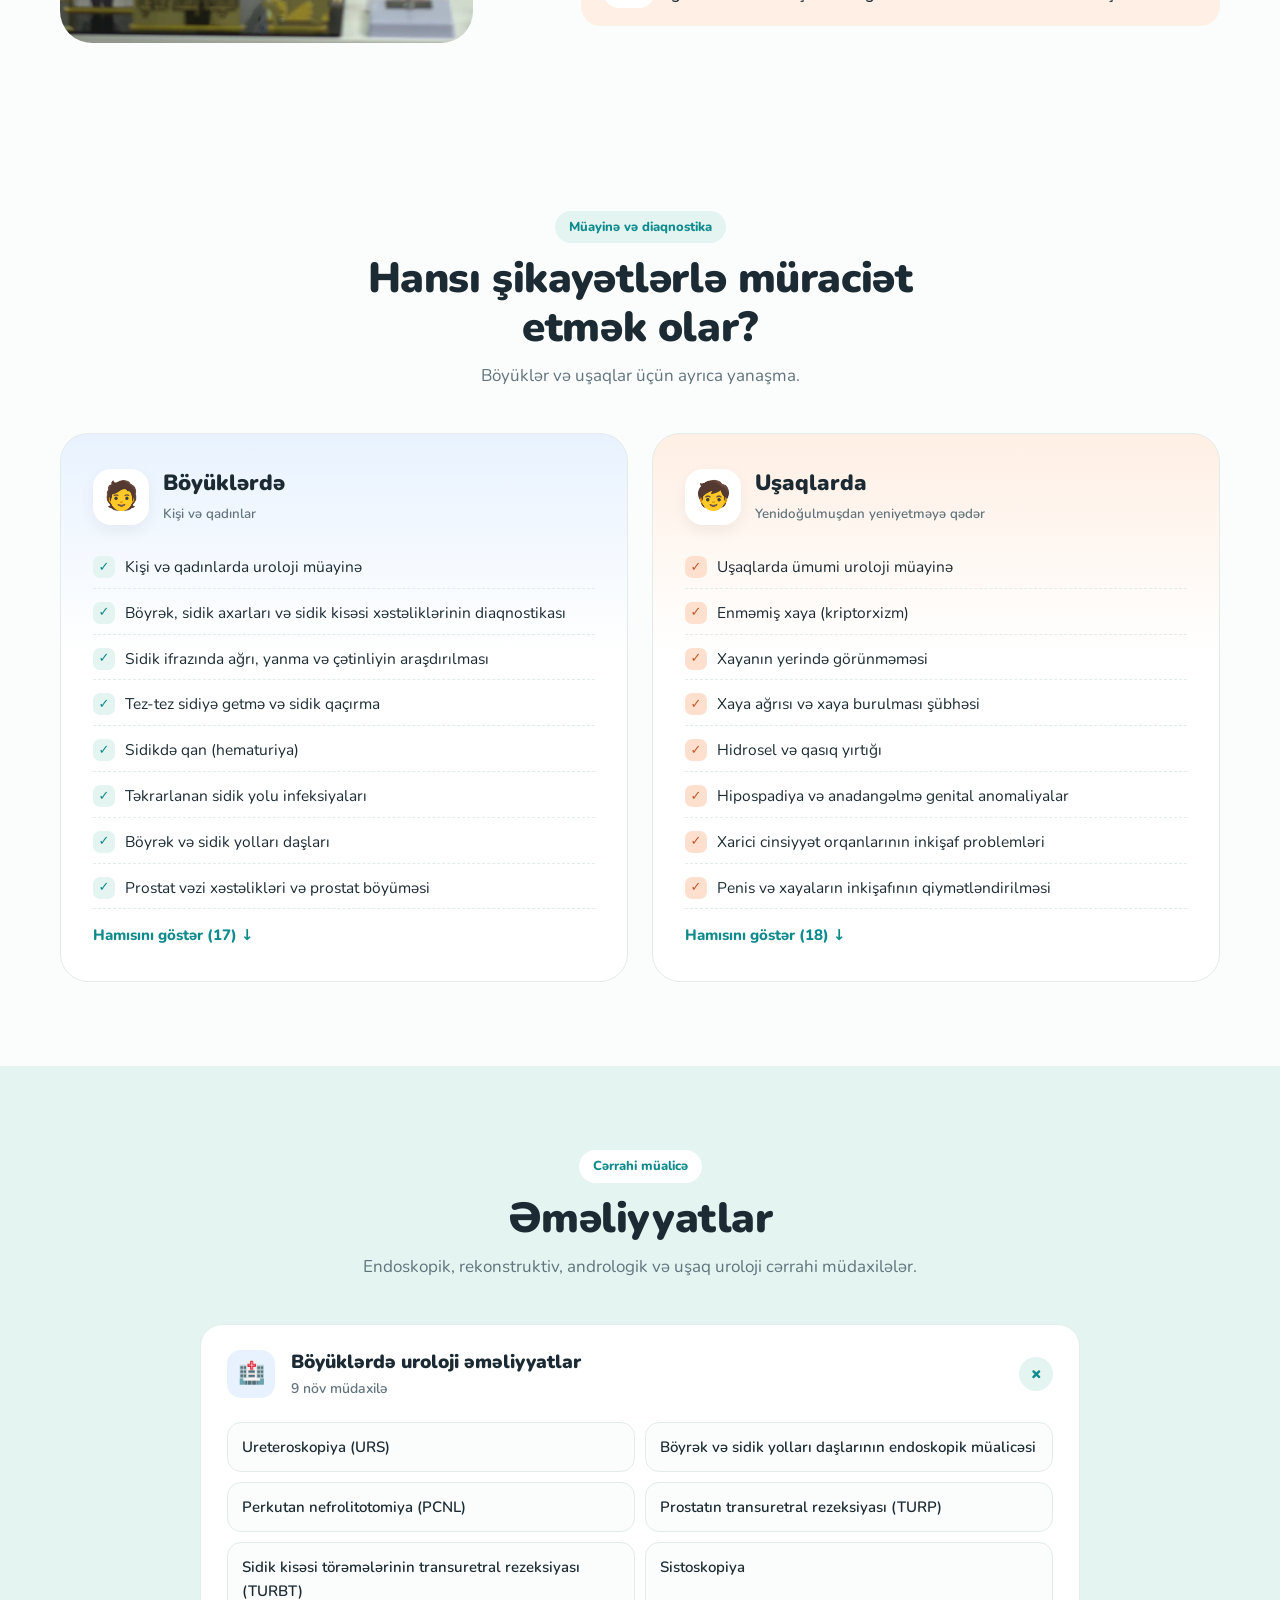
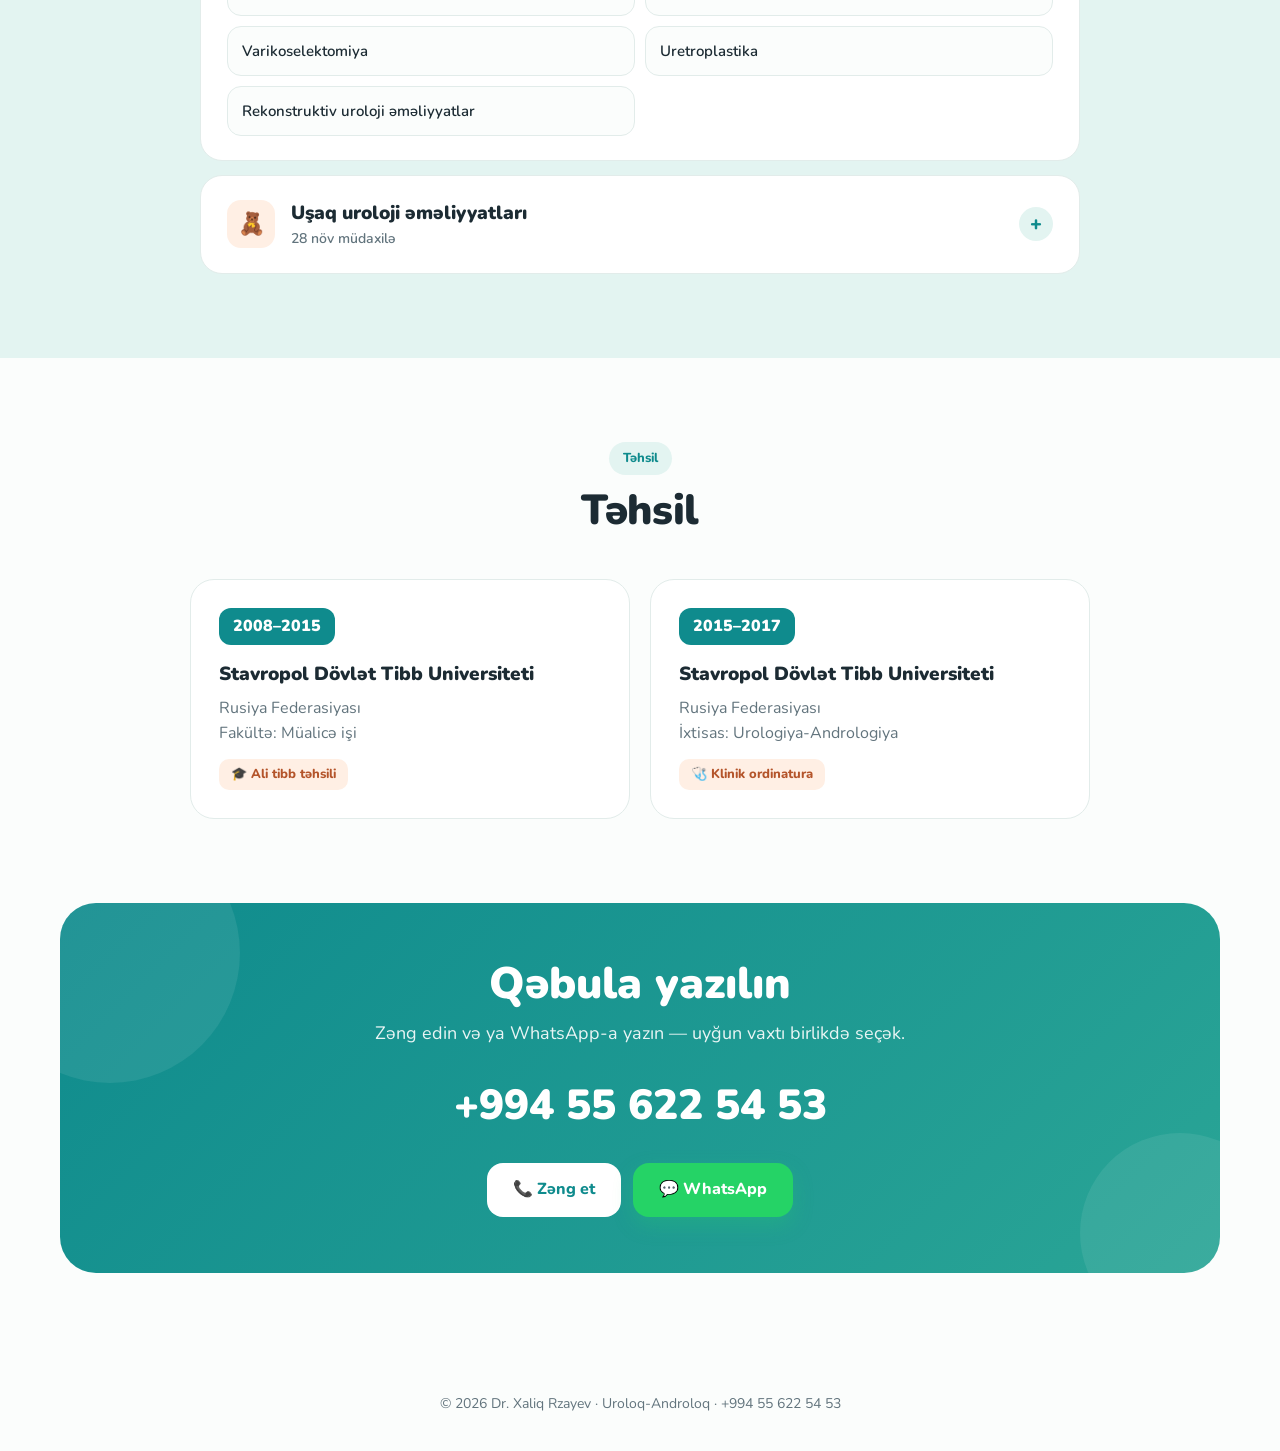
<file: v3/index.html>
<!doctype html>
<html lang="az">
<head>
<meta charset="utf-8">
<meta name="viewport" content="width=device-width, initial-scale=1">
<title>Dr. Xaliq Rzayev — Uroloq-Androloq</title>
<meta name="description" content="Dr. Xaliq Rzayev — böyüklər və uşaqlar üçün uroloji müayinə, diaqnostika və cərrahi müalicə.">
<link rel="preconnect" href="https://fonts.googleapis.com">
<link rel="preconnect" href="https://fonts.gstatic.com" crossorigin>
<link href="https://fonts.googleapis.com/css2?family=Nunito:wght@400;600;700;800;900&display=swap" rel="stylesheet">
<style>
:root{
  --teal:#0f8b8d; --teal-d:#0a6668; --mint:#e3f4f1; --mint-2:#cdebe6; --peach:#ffefe4; --coral:#f2895e;
  --sky:#e8f2ff; --ink:#1c2b33; --muted:#62747d; --line:#e2ecea; --bg:#fbfdfc;
}
*{box-sizing:border-box;margin:0;padding:0}
html{scroll-behavior:smooth;scroll-padding-top:90px}
body{overflow-x:clip;font-family:Nunito,system-ui,sans-serif;color:var(--ink);background:var(--bg);line-height:1.6;-webkit-font-smoothing:antialiased}
a{color:inherit;text-decoration:none}
img{max-width:100%;display:block}
.container{width:min(1160px,100% - 32px);margin-inline:auto}
.btn{white-space:nowrap;display:inline-flex;align-items:center;justify-content:center;gap:10px;padding:14px 26px;border-radius:16px;font-weight:800;font-size:16px;transition:.2s}
.btn svg{width:20px;height:20px}
.btn-teal{background:var(--teal);color:#fff;box-shadow:0 8px 20px rgba(15,139,141,.25)}
.btn-teal:hover{background:var(--teal-d);transform:translateY(-1px)}
.btn-wa{background:#25d366;color:#fff;box-shadow:0 8px 20px rgba(37,211,102,.25)}
.btn-wa:hover{background:#1ebe5a;transform:translateY(-1px)}
.btn-soft{background:#fff;color:var(--teal);border:2px solid var(--mint-2)}

/* header */
header{position:sticky;top:12px;z-index:50;margin-top:12px}
.nav{display:flex;align-items:center;justify-content:space-between;background:rgba(255,255,255,.9);backdrop-filter:blur(10px);border:1px solid var(--line);border-radius:22px;padding:10px 12px 10px 18px;box-shadow:0 10px 30px rgba(28,43,51,.06)}
.logo{display:flex;align-items:center;gap:10px;font-weight:900;font-size:17px}
.logo i{width:38px;height:38px;border-radius:12px;background:linear-gradient(135deg,var(--teal),#3cb6a6);display:grid;place-items:center;color:#fff;font-style:normal;font-size:14px}
.menu{display:flex;gap:6px}
.menu a{padding:9px 14px;border-radius:12px;font-weight:700;font-size:15px;color:var(--muted)}
.menu a:hover{background:var(--mint);color:var(--teal)}
.burger{display:none;background:var(--mint);border:0;border-radius:12px;width:44px;height:44px;cursor:pointer}
.burger span{display:block;width:20px;height:2px;background:var(--teal);margin:4px auto;border-radius:2px}

/* hero */
.hero{padding:48px 0 72px}
.hero-card{background:linear-gradient(135deg,var(--mint) 0%,#f1faf8 55%,var(--peach) 100%);border-radius:36px;padding:56px;display:grid;grid-template-columns:1.1fr .9fr;gap:40px;align-items:center;position:relative;overflow:hidden}
.hero-card::before{content:"";position:absolute;width:320px;height:320px;border-radius:50%;background:rgba(15,139,141,.07);left:-120px;bottom:-140px}
.pill{display:inline-flex;gap:8px;align-items:center;background:#fff;padding:8px 16px;border-radius:999px;font-weight:800;font-size:14px;color:var(--teal);margin-bottom:20px;box-shadow:0 4px 14px rgba(15,139,141,.1)}
.hero h1{font-size:clamp(36px,5.2vw,62px);line-height:1.05;font-weight:900;letter-spacing:-.02em;margin-bottom:16px}
.hero h1 span{color:var(--teal)}
.hero .lead{font-size:clamp(18px,2vw,22px);font-weight:700;margin-bottom:12px}
.hero .desc{color:var(--muted);font-size:17px;max-width:540px;margin-bottom:30px}
.hero-actions{display:flex;gap:12px;flex-wrap:wrap}
.hero-img{position:relative;z-index:1}
.hero-img .blob{border-radius:48% 52% 44% 56% / 52% 46% 54% 48%;overflow:hidden;aspect-ratio:4/5;background:#dbe7e5;border:8px solid #fff;box-shadow:0 24px 50px rgba(15,139,141,.18)}
.hero-img img{width:100%;height:100%;object-fit:cover}
.chip{position:absolute;background:#fff;border-radius:16px;padding:10px 14px;font-weight:800;font-size:14px;box-shadow:0 10px 24px rgba(28,43,51,.1);display:flex;align-items:center;gap:8px}
.chip .e{width:30px;height:30px;border-radius:10px;display:grid;place-items:center;font-size:16px}
.chip.c1{top:10%;left:-6%}
.chip.c1 .e{background:var(--mint)}
.chip.c2{bottom:12%;right:-4%}
.chip.c2 .e{background:var(--peach)}

/* quick cards */
.quick{display:grid;grid-template-columns:repeat(4,1fr);gap:16px;margin-top:-36px;position:relative;z-index:2;padding:0 24px}
.q{background:#fff;border:1px solid var(--line);border-radius:22px;padding:22px;box-shadow:0 12px 30px rgba(28,43,51,.06)}
.q .ic{width:46px;height:46px;border-radius:14px;display:grid;place-items:center;margin-bottom:12px}
.q h3{font-size:17px;font-weight:800;margin-bottom:2px}
.q p{font-size:14px;color:var(--muted)}

section{padding:84px 0}
.title{text-align:center;max-width:680px;margin:0 auto 44px}
.title .tg{display:inline-block;background:var(--mint);color:var(--teal);font-weight:800;font-size:13px;padding:6px 14px;border-radius:999px;margin-bottom:12px}
.title h2{font-size:clamp(28px,3.8vw,42px);line-height:1.15;font-weight:900;letter-spacing:-.01em}
.title p{color:var(--muted);margin-top:10px;font-size:17px}

/* about */
.about{display:grid;grid-template-columns:.85fr 1.15fr;gap:48px;align-items:center}
.about-img{border-radius:32px;overflow:hidden;aspect-ratio:2/3;max-height:620px}
.about-img img{width:100%;height:100%;object-fit:cover;object-position:top}
.about h2{font-size:clamp(28px,3.6vw,40px);font-weight:900;line-height:1.15;margin-bottom:18px}
.about p{color:#43565f;font-size:17px;margin-bottom:14px}
.tags{display:flex;flex-wrap:wrap;gap:8px;margin:20px 0}
.tags span{background:var(--sky);color:#2a5a8f;font-weight:700;font-size:14px;padding:8px 14px;border-radius:12px}
.medal{display:flex;gap:16px;align-items:center;background:var(--peach);border-radius:20px;padding:18px 22px;font-weight:600}
.medal .m{flex:none;width:52px;height:52px;border-radius:16px;background:#fff;display:grid;place-items:center;font-size:26px}

/* two-column audience cards */
.aud{display:grid;grid-template-columns:1fr 1fr;gap:24px}
.aud-card{border-radius:28px;padding:32px;border:1px solid var(--line);background:#fff}
.aud-card.adult{background:linear-gradient(180deg,var(--sky),#fff 40%)}
.aud-card.child{background:linear-gradient(180deg,var(--peach),#fff 40%)}
.aud-head{display:flex;align-items:center;gap:14px;margin-bottom:20px}
.aud-head .av{width:56px;height:56px;border-radius:18px;background:#fff;display:grid;place-items:center;font-size:28px;box-shadow:0 6px 16px rgba(0,0,0,.06)}
.aud-head h3{font-size:22px;font-weight:900}
.aud-head small{color:var(--muted);font-weight:600}
.checks{list-style:none;display:grid;gap:4px}
.checks li{display:flex;gap:10px;padding:8px 0;font-size:15.5px;border-bottom:1px dashed var(--line)}
.checks li:last-child{border-bottom:0}
.checks li::before{content:"✓";flex:none;width:22px;height:22px;border-radius:7px;background:var(--mint);color:var(--teal);font-weight:900;font-size:13px;display:grid;place-items:center;margin-top:1px}
.child .checks li::before{background:#ffe0cf;color:#c4582c}
.checks li.more{display:none}
.aud-card.open .checks li.more{display:flex}
.toggle{margin-top:14px;background:none;border:0;color:var(--teal);font:inherit;font-weight:800;cursor:pointer;font-size:15px}

/* accordion surgery */
.bg-mint{background:var(--mint)}
.acc{max-width:880px;margin:0 auto;display:grid;gap:14px}
details{background:#fff;border-radius:22px;border:1px solid var(--line);overflow:hidden}
summary{list-style:none;cursor:pointer;padding:22px 26px;display:flex;align-items:center;gap:16px;font-weight:900;font-size:19px}
summary::-webkit-details-marker{display:none}
summary .ic{width:48px;height:48px;border-radius:14px;display:grid;place-items:center;font-size:22px;flex:none}
summary small{display:block;font-weight:600;font-size:14px;color:var(--muted)}
summary .pm{margin-left:auto;width:34px;height:34px;border-radius:50%;background:var(--mint);color:var(--teal);display:grid;place-items:center;font-size:20px;transition:.2s;flex:none}
details[open] summary .pm{transform:rotate(45deg)}
.acc-body{padding:0 26px 24px}
.acc-body ul{list-style:none;display:grid;grid-template-columns:1fr 1fr;gap:10px}
.acc-body li{background:var(--bg);border:1px solid var(--line);border-radius:14px;padding:12px 14px;font-size:15px;font-weight:600}

/* education */
.edu{display:grid;grid-template-columns:1fr 1fr;gap:20px;max-width:900px;margin:0 auto}
.edu-card{background:#fff;border:1px solid var(--line);border-radius:24px;padding:28px;position:relative}
.edu-card .yr{display:inline-block;background:var(--teal);color:#fff;font-weight:900;padding:6px 14px;border-radius:12px;margin-bottom:14px}
.edu-card h4{font-size:19px;font-weight:900;margin-bottom:6px}
.edu-card p{color:var(--muted)}
.edu-card .lbl{display:inline-block;margin-top:12px;background:var(--peach);color:#b4542a;font-weight:800;font-size:13px;padding:5px 12px;border-radius:10px}

/* contact */
.cta{background:linear-gradient(135deg,var(--teal),#2aa596);border-radius:36px;padding:56px;color:#fff;text-align:center;position:relative;overflow:hidden}
.cta::before,.cta::after{content:"";position:absolute;border-radius:50%;background:rgba(255,255,255,.08)}
.cta::before{width:260px;height:260px;left:-80px;top:-80px}
.cta::after{width:200px;height:200px;right:-60px;bottom:-60px}
.cta h2{font-size:clamp(28px,4vw,44px);font-weight:900;line-height:1.15;margin-bottom:10px;position:relative}
.cta p{opacity:.9;font-size:18px;margin-bottom:24px;position:relative}
.cta .ph{font-size:clamp(28px,4vw,42px);font-weight:900;display:inline-block;margin-bottom:24px;position:relative}
.cta .acts{display:flex;gap:12px;justify-content:center;flex-wrap:wrap;position:relative}
.cta .btn-white{background:#fff;color:var(--teal)}

footer{text-align:center;color:var(--muted);font-size:14px;padding:36px 0}
.fab{position:fixed;right:20px;bottom:20px;z-index:60;width:58px;height:58px;border-radius:50%;background:#25d366;color:#fff;display:grid;place-items:center;box-shadow:0 10px 26px rgba(37,211,102,.4)}
.fab svg{width:28px;height:28px}

@media (max-width:980px){
  .menu{display:none;position:absolute;top:72px;left:0;right:0;background:#fff;border:1px solid var(--line);border-radius:20px;flex-direction:column;padding:10px;box-shadow:0 16px 30px rgba(0,0,0,.08)}
  .menu.open{display:flex}
  .burger{display:block}
  .nav{position:relative}
  .hero-card,.about,.aud{grid-template-columns:1fr}
  .hero-card{padding:36px 28px}
  .hero-img{max-width:380px;margin:0 auto}
  .quick{grid-template-columns:repeat(2,1fr);padding:0}
  .quick{margin-top:20px}
  .about-img{max-width:420px;margin:0 auto;aspect-ratio:4/5}
}
@media (max-width:620px){
  section{padding:60px 0}
  .hero{padding:24px 0 40px}
  .hero-card{padding:28px 20px;border-radius:28px}
  .hero-actions .btn{flex:1}
  .chip.c1{left:0}
  .chip.c2{right:0}
  .quick{grid-template-columns:1fr 1fr;gap:10px}
  .q{padding:16px}
  .acc-body ul,.edu{grid-template-columns:1fr}
  summary{padding:18px;font-size:17px}
  .acc-body{padding:0 18px 18px}
  .aud-card{padding:22px}
  .cta{padding:40px 20px;border-radius:28px}
  .nav .logo span{font-size:15px}
}
</style>
</head>
<body>

<header>
  <div class="container nav">
    <a href="#" class="logo"><i>XR</i><span>Dr. Xaliq Rzayev</span></a>
    <nav class="menu" id="menu">
      <a href="#haqqimda">Haqqımda</a>
      <a href="#muayine">Müayinə</a>
      <a href="#emeliyyatlar">Əməliyyatlar</a>
      <a href="#tehsil">Təhsil</a>
      <a href="#elaqe">Əlaqə</a>
    </nav>
    <a class="btn btn-teal" href="tel:+994556225453" style="padding:11px 18px;font-size:15px"><svg viewBox="0 0 24 24" fill="none" stroke="currentColor" stroke-width="2.2"><path d="M22 16.9v3a2 2 0 0 1-2.2 2 19.8 19.8 0 0 1-8.6-3.1 19.5 19.5 0 0 1-6-6A19.8 19.8 0 0 1 2.1 4.2 2 2 0 0 1 4.1 2h3a2 2 0 0 1 2 1.7c.1.9.4 1.8.7 2.7a2 2 0 0 1-.5 2.1L8 9.8a16 16 0 0 0 6 6l1.3-1.3a2 2 0 0 1 2.1-.4c.9.3 1.8.6 2.7.7a2 2 0 0 1 1.7 2z"/></svg>Zəng</a>
    <button class="burger" aria-label="Menyu" onclick="document.getElementById('menu').classList.toggle('open')"><span></span><span></span><span></span></button>
  </div>
</header>

<section class="hero">
  <div class="container">
    <div class="hero-card">
      <div>
        <span class="pill">👨‍⚕️ Uroloq-Androloq</span>
        <h1>Dr. <span>Xaliq Rzayev</span></h1>
        <p class="lead">Böyüklər və uşaqlar üçün uroloji müayinə, diaqnostika və cərrahi müalicə</p>
        <p class="desc">Uroloji və androloji xəstəliklərin müayinəsi, diaqnostikası və müalicəsi. Endoskopik, rekonstruktiv, andrologik və uşaq uroloji cərrahi müdaxilələr.</p>
        <div class="hero-actions">
          <a class="btn btn-teal" href="tel:+994556225453">Zəng et</a>
          <a class="btn btn-wa" href="https://wa.me/994556225453" target="_blank" rel="noopener">WhatsApp</a>
        </div>
      </div>
      <div class="hero-img">
        <div class="blob"><picture><source srcset="../assets/img/doctor-portrait.webp" type="image/webp"><img src="../assets/img/doctor-portrait.jpg" alt="Dr. Xaliq Rzayev" width="960" height="1200"></picture></div>
        <div class="chip c1"><span class="e">🧒</span>Uşaq urologiyası</div>
        <div class="chip c2"><span class="e">🩺</span>Endoskopik cərrahiyyə</div>
      </div>
    </div>
    <div class="quick">
      <div class="q"><div class="ic" style="background:var(--mint)">🔬</div><h3>Diaqnostika</h3><p>Şikayətlərin dəqiq araşdırılması</p></div>
      <div class="q"><div class="ic" style="background:var(--sky)">💎</div><h3>Daş xəstəliyi</h3><p>URS, PCNL, endoskopik müalicə</p></div>
      <div class="q"><div class="ic" style="background:var(--peach)">🧸</div><h3>Uşaqlar</h3><p>Anadangəlmə patologiyalar</p></div>
      <div class="q"><div class="ic" style="background:#f1ecff">♂</div><h3>Andrologiya</h3><p>Kişi reproduktiv sağlamlığı</p></div>
    </div>
  </div>
</section>

<section id="haqqimda" style="padding-top:24px">
  <div class="container about">
    <div class="about-img"><picture><source srcset="../assets/img/doctor.webp" type="image/webp"><img src="../assets/img/doctor.jpg" alt="Dr. Xaliq Rzayev kabinetində" width="1000" height="1500" loading="lazy"></picture></div>
    <div>
      <span class="title" style="display:block;text-align:left;margin:0"><span class="tg">Haqqımda</span></span>
      <h2>Dr. Xaliq Rzayev — Uroloq-Androloq</h2>
      <p>Böyüklərdə və uşaqlarda uroloji xəstəliklərin müayinəsi, diaqnostikası və müalicəsi üzrə fəaliyyət göstərən uroloq-androloqdur.</p>
      <p>Rusiyanın Stavropol Dövlət Tibb Universitetində ali tibb təhsili almış, daha sonra urologiya-andrologiya ixtisası üzrə klinik ordinatura keçmişdir.</p>
      <div class="tags">
        <span>Daş xəstəlikləri</span><span>Kişi reproduktiv sağlamlığı</span><span>Prostat və xaya</span><span>Uşaq urologiyası</span><span>Endoskopik cərrahiyyə</span><span>Rekonstruktiv cərrahiyyə</span>
      </div>
      <p>Yerli və beynəlxalq tibbi konfransların, simpoziumların və ixtisasartırma proqramlarının iştirakçısıdır. Urologiya sahəsində elmi məqalələrin müəllifi və müxtəlif elmi tədbirlərdə məruzəçidir.</p>
      <div class="medal"><span class="m">🎖️</span><span>Vətən Müharibəsində yaralanan hərbi qulluqçulara könüllü tibbi yardım göstərilməsində iştirakına görə fəxri fərmanla təltif olunmuşdur.</span></div>
    </div>
  </div>
</section>

<section id="muayine">
  <div class="container">
    <div class="title"><span class="tg">Müayinə və diaqnostika</span><h2>Hansı şikayətlərlə müraciət etmək olar?</h2><p>Böyüklər və uşaqlar üçün ayrıca yanaşma.</p></div>
    <div class="aud">
      <div class="aud-card adult">
        <div class="aud-head"><span class="av">🧑</span><div><h3>Böyüklərdə</h3><small>Kişi və qadınlar</small></div></div>
        <ul class="checks">
          <li>Kişi və qadınlarda uroloji müayinə</li>
          <li>Böyrək, sidik axarları və sidik kisəsi xəstəliklərinin diaqnostikası</li>
          <li>Sidik ifrazında ağrı, yanma və çətinliyin araşdırılması</li>
          <li>Tez-tez sidiyə getmə və sidik qaçırma</li>
          <li>Sidikdə qan (hematuriya)</li>
          <li>Təkrarlanan sidik yolu infeksiyaları</li>
          <li>Böyrək və sidik yolları daşları</li>
          <li>Prostat vəzi xəstəlikləri və prostat böyüməsi</li>
          <li class="more">Xaya ağrısı, şişkinlik və xaya xəstəlikləri</li>
          <li class="more">Varikosel və hidrosel</li>
          <li class="more">Uretra darlığı</li>
          <li class="more">Sidik kisəsi və sidik yollarında törəmələr</li>
          <li class="more">Kişi sonsuzluğu və spermoqrammanın qiymətləndirilməsi</li>
          <li class="more">Erektil disfunksiya və erkən boşalma</li>
          <li class="more">Kişilərdə hormonal və cinsi sağlamlıq problemləri</li>
          <li class="more">HPV və digər cinsi yolla keçən infeksiyalar</li>
          <li class="more">Əməliyyatöncəsi və əməliyyatsonrası uroloji nəzarət</li>
        </ul>
        <button class="toggle">Hamısını göstər (17) ↓</button>
      </div>
      <div class="aud-card child">
        <div class="aud-head"><span class="av">🧒</span><div><h3>Uşaqlarda</h3><small>Yenidoğulmuşdan yeniyetməyə qədər</small></div></div>
        <ul class="checks">
          <li>Uşaqlarda ümumi uroloji müayinə</li>
          <li>Enməmiş xaya (kriptorxizm)</li>
          <li>Xayanın yerində görünməməsi</li>
          <li>Xaya ağrısı və xaya burulması şübhəsi</li>
          <li>Hidrosel və qasıq yırtığı</li>
          <li>Hipospadiya və anadangəlmə genital anomaliyalar</li>
          <li>Xarici cinsiyyət orqanlarının inkişaf problemləri</li>
          <li>Penis və xayaların inkişafının qiymətləndirilməsi</li>
          <li class="more">Fimoz və parafimoz</li>
          <li class="more">Sünnətöncəsi müayinə və sünnət sonrası problemlər</li>
          <li class="more">Sidik ifrazında ağrı və narahatlıq</li>
          <li class="more">Tez-tez sidiyə getmə və sidik qaçırma</li>
          <li class="more">Gecə sidik qaçırma (enurez)</li>
          <li class="more">Təkrarlanan sidik yolu infeksiyaları</li>
          <li class="more">Böyrək və sidik yollarının anadangəlmə xəstəlikləri</li>
          <li class="more">Vezikoureteral reflüks və sidik axını pozğunluqları</li>
          <li class="more">Uşaqlarda böyrək və sidik yolları daşları</li>
          <li class="more">Genital nahiyə travmaları</li>
        </ul>
        <button class="toggle">Hamısını göstər (18) ↓</button>
      </div>
    </div>
  </div>
</section>

<section id="emeliyyatlar" class="bg-mint">
  <div class="container">
    <div class="title"><span class="tg" style="background:#fff">Cərrahi müalicə</span><h2>Əməliyyatlar</h2><p>Endoskopik, rekonstruktiv, andrologik və uşaq uroloji cərrahi müdaxilələr.</p></div>
    <div class="acc">
      <details open>
        <summary><span class="ic" style="background:var(--sky)">🏥</span><span>Böyüklərdə uroloji əməliyyatlar<small>9 növ müdaxilə</small></span><span class="pm">+</span></summary>
        <div class="acc-body"><ul>
          <li>Ureteroskopiya (URS)</li>
          <li>Böyrək və sidik yolları daşlarının endoskopik müalicəsi</li>
          <li>Perkutan nefrolitotomiya (PCNL)</li>
          <li>Prostatın transuretral rezeksiyası (TURP)</li>
          <li>Sidik kisəsi törəmələrinin transuretral rezeksiyası (TURBT)</li>
          <li>Sistoskopiya</li>
          <li>Varikoselektomiya</li>
          <li>Uretroplastika</li>
          <li>Rekonstruktiv uroloji əməliyyatlar</li>
        </ul></div>
      </details>
      <details>
        <summary><span class="ic" style="background:var(--peach)">🧸</span><span>Uşaq uroloji əməliyyatları<small>28 növ müdaxilə</small></span><span class="pm">+</span></summary>
        <div class="acc-body"><ul>
          <li>Uşaq sünnəti (sirkumsiziya)</li>
          <li>Fimoz və parafimozun cərrahi müalicəsi</li>
          <li>Gizli/batmış penis əməliyyatı</li>
          <li>Penoskrotal webbing-in cərrahi korreksiyası</li>
          <li>V–Y skrotoplastika</li>
          <li>Meatotomiya və meatoplastika</li>
          <li>Hipospadiyanın cərrahi korreksiyası</li>
          <li>Uretroplastika</li>
          <li>Enməmiş xaya əməliyyatı (orxiopeksiya)</li>
          <li>İkitərəfli kriptorxizmin cərrahi müalicəsi</li>
          <li>Qasıq kanalının eksplorasiyası</li>
          <li>Xaya burulması zamanı detorsiya və orxiopeksiya</li>
          <li>Hidroselektomiya</li>
          <li>Qasıq yırtığının cərrahi müalicəsi</li>
          <li>Epididimal və paratestikulyar kistaların çıxarılması</li>
          <li>Uşaq varikoselektomiyası</li>
          <li>Ureteroskopiya və daşların endoskopik müalicəsi</li>
          <li>Sistoskopiya</li>
          <li>Sidik axarı daşlarının müalicəsi</li>
          <li>Sidik kisəsi daşlarının endoskopik çıxarılması</li>
          <li>Vezikoureteral reflüksün cərrahi və endoskopik müalicəsi</li>
          <li>Ureteroneosistostomiya</li>
          <li>Hidroureteronefroz zamanı rekonstruktiv əməliyyatlar</li>
          <li>UPJ obstruksiyası zamanı pieloplastika</li>
          <li>Sidik yollarının anadangəlmə patologiyalarının cərrahi korreksiyası</li>
          <li>Penis travmalarında plastik-bərpa əməliyyatları</li>
          <li>Sünnət sonrası fəsadların cərrahi korreksiyası</li>
          <li>Xaya və xayaətrafı törəmələrin cərrahi müalicəsi</li>
        </ul></div>
      </details>
    </div>
  </div>
</section>

<section id="tehsil">
  <div class="container">
    <div class="title"><span class="tg">Təhsil</span><h2>Təhsil</h2></div>
    <div class="edu">
      <div class="edu-card"><span class="yr">2008–2015</span><h4>Stavropol Dövlət Tibb Universiteti</h4><p>Rusiya Federasiyası<br>Fakültə: Müalicə işi</p><span class="lbl">🎓 Ali tibb təhsili</span></div>
      <div class="edu-card"><span class="yr">2015–2017</span><h4>Stavropol Dövlət Tibb Universiteti</h4><p>Rusiya Federasiyası<br>İxtisas: Urologiya-Andrologiya</p><span class="lbl">🩺 Klinik ordinatura</span></div>
    </div>
  </div>
</section>

<section id="elaqe" style="padding-top:0">
  <div class="container">
    <div class="cta">
      <h2>Qəbula yazılın</h2>
      <p>Zəng edin və ya WhatsApp-a yazın — uyğun vaxtı birlikdə seçək.</p>
      <a class="ph" href="tel:+994556225453">+994 55 622 54 53</a>
      <div class="acts">
        <a class="btn btn-white" href="tel:+994556225453">📞 Zəng et</a>
        <a class="btn btn-wa" href="https://wa.me/994556225453" target="_blank" rel="noopener">💬 WhatsApp</a>
      </div>
    </div>
  </div>
</section>

<footer>© 2026 Dr. Xaliq Rzayev · Uroloq-Androloq · <a href="tel:+994556225453">+994 55 622 54 53</a></footer>

<a class="fab" href="https://wa.me/994556225453" target="_blank" rel="noopener" aria-label="WhatsApp"><svg viewBox="0 0 24 24" fill="currentColor"><path d="M17.5 14.4c-.3-.1-1.8-.9-2-1-.3-.1-.5-.1-.7.1-.2.3-.8 1-.9 1.2-.2.2-.3.2-.6.1-.3-.1-1.3-.5-2.4-1.5-.9-.8-1.5-1.8-1.7-2.1-.2-.3 0-.5.1-.6l.4-.5c.2-.2.2-.3.3-.5.1-.2 0-.4 0-.5l-.9-2.2c-.2-.6-.5-.5-.7-.5h-.6c-.2 0-.5.1-.8.4-.3.3-1 1-1 2.5s1.1 2.9 1.2 3.1c.1.2 2.1 3.2 5.1 4.5 2.5 1 3 .8 3.6.7.6-.1 1.8-.7 2-1.4.2-.7.2-1.3.2-1.4-.1-.2-.3-.3-.6-.4zM12 2a10 10 0 0 0-8.6 15.1L2 22l5-1.3A10 10 0 1 0 12 2z"/></svg></a>

<script>
document.querySelectorAll('.toggle').forEach(function(b){
  var label=b.textContent;
  b.addEventListener('click',function(){
    var card=b.closest('.aud-card');
    var open=card.classList.toggle('open');
    b.textContent=open?'Gizlət ↑':label;
  });
});
document.querySelectorAll('#menu a').forEach(function(a){a.addEventListener('click',function(){document.getElementById('menu').classList.remove('open')})});
</script>
</body>
</html>
</file>
